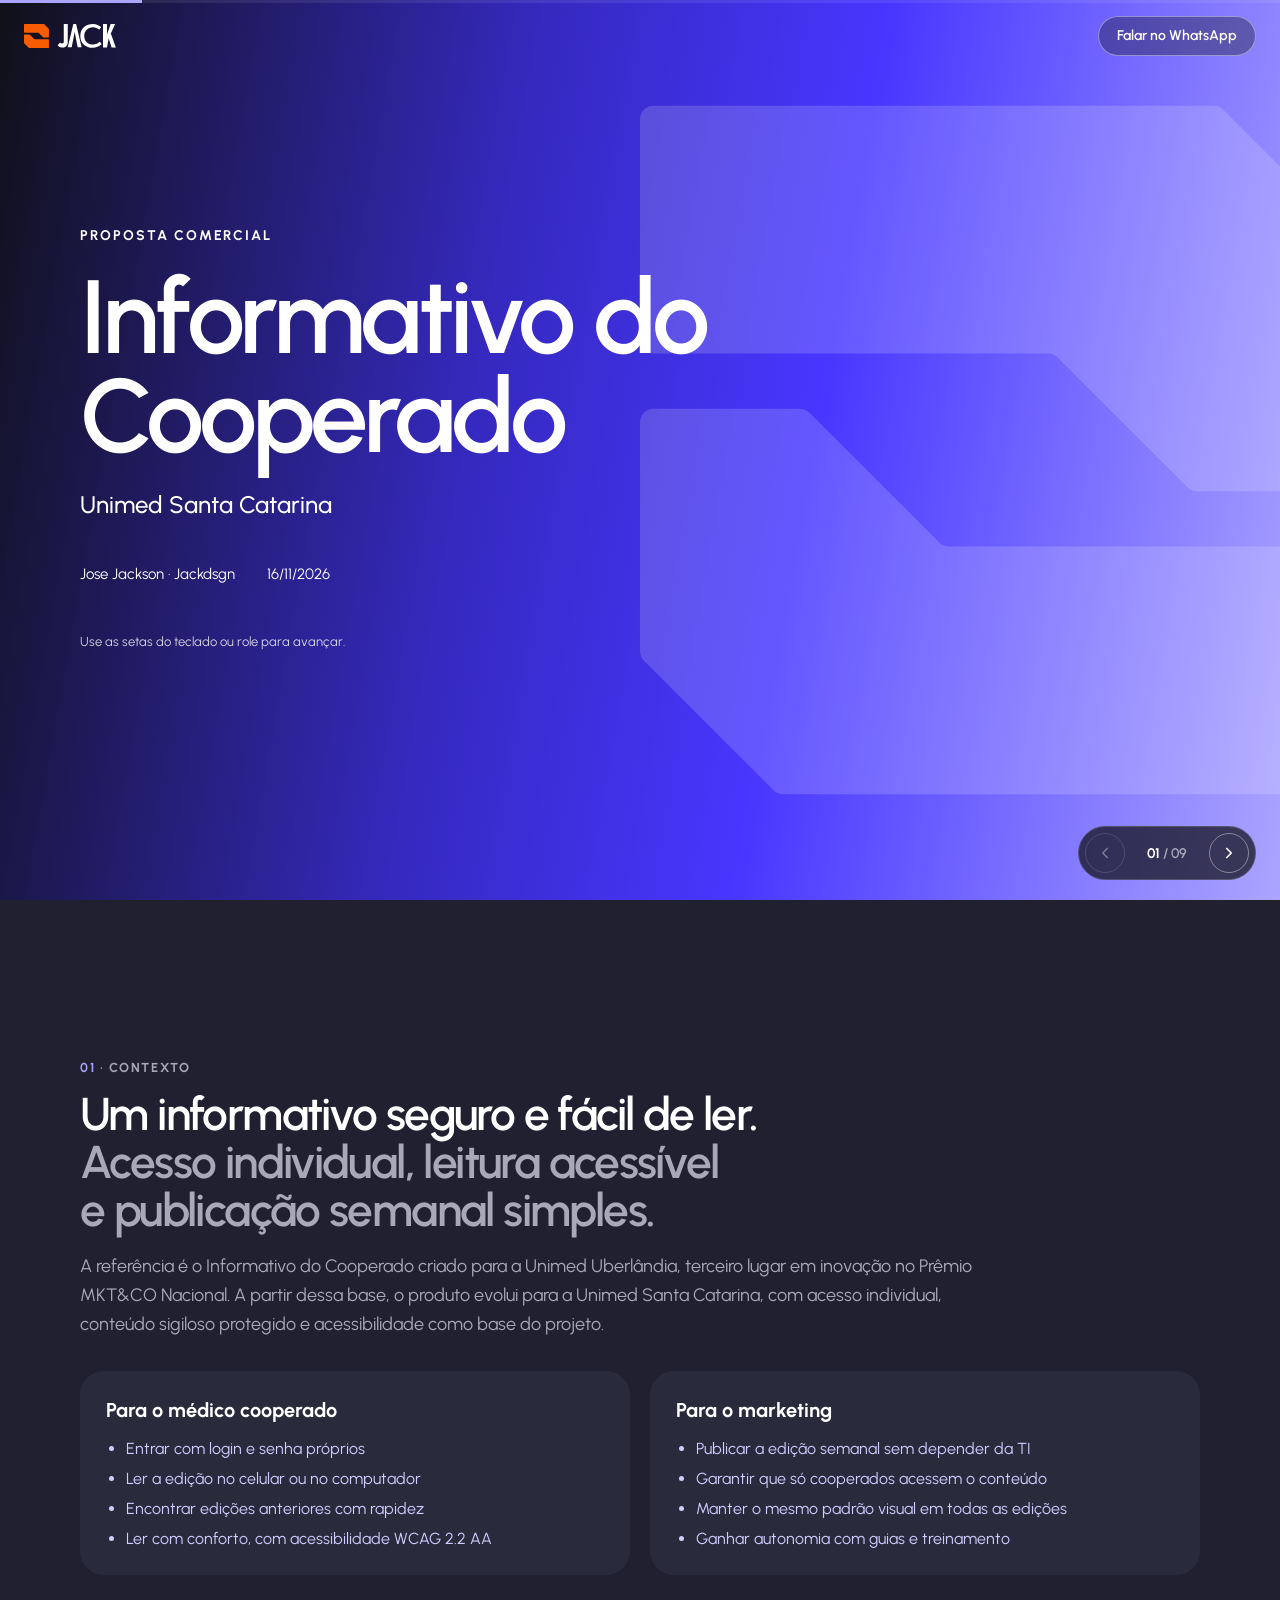
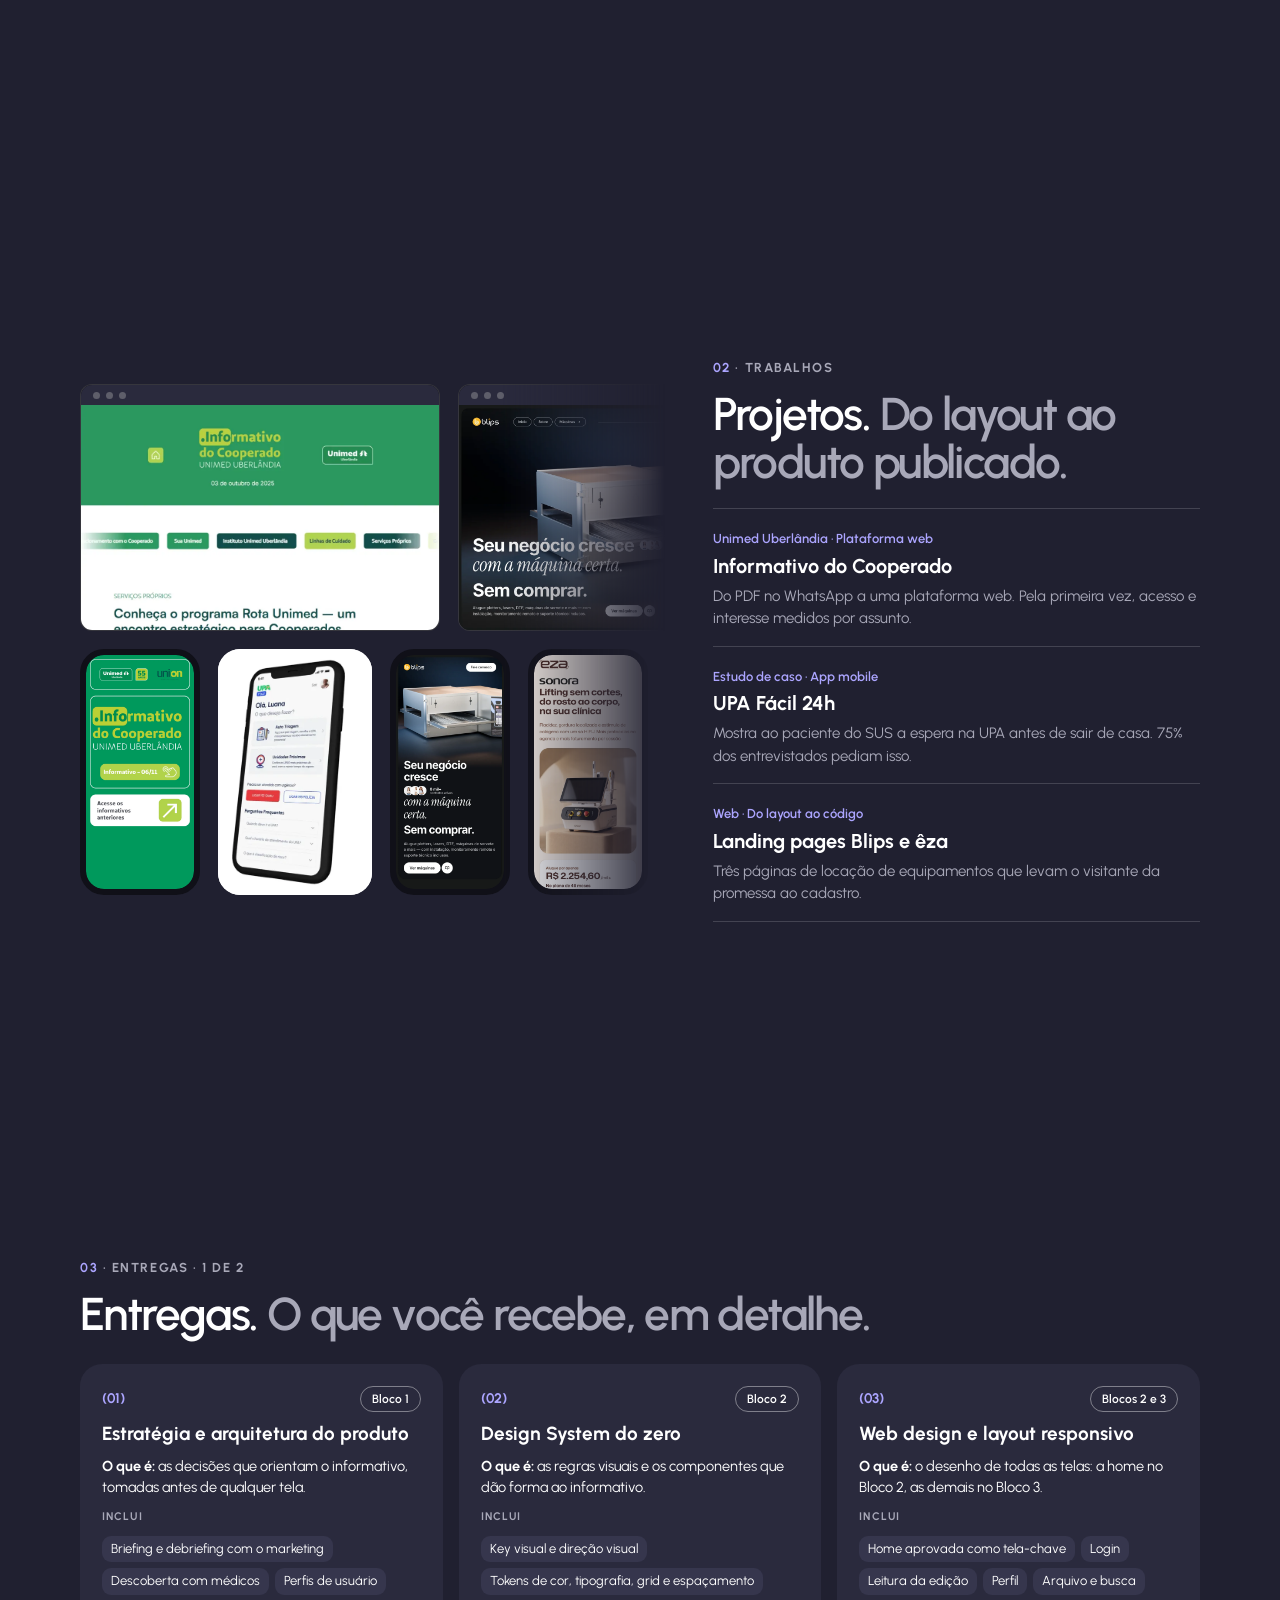
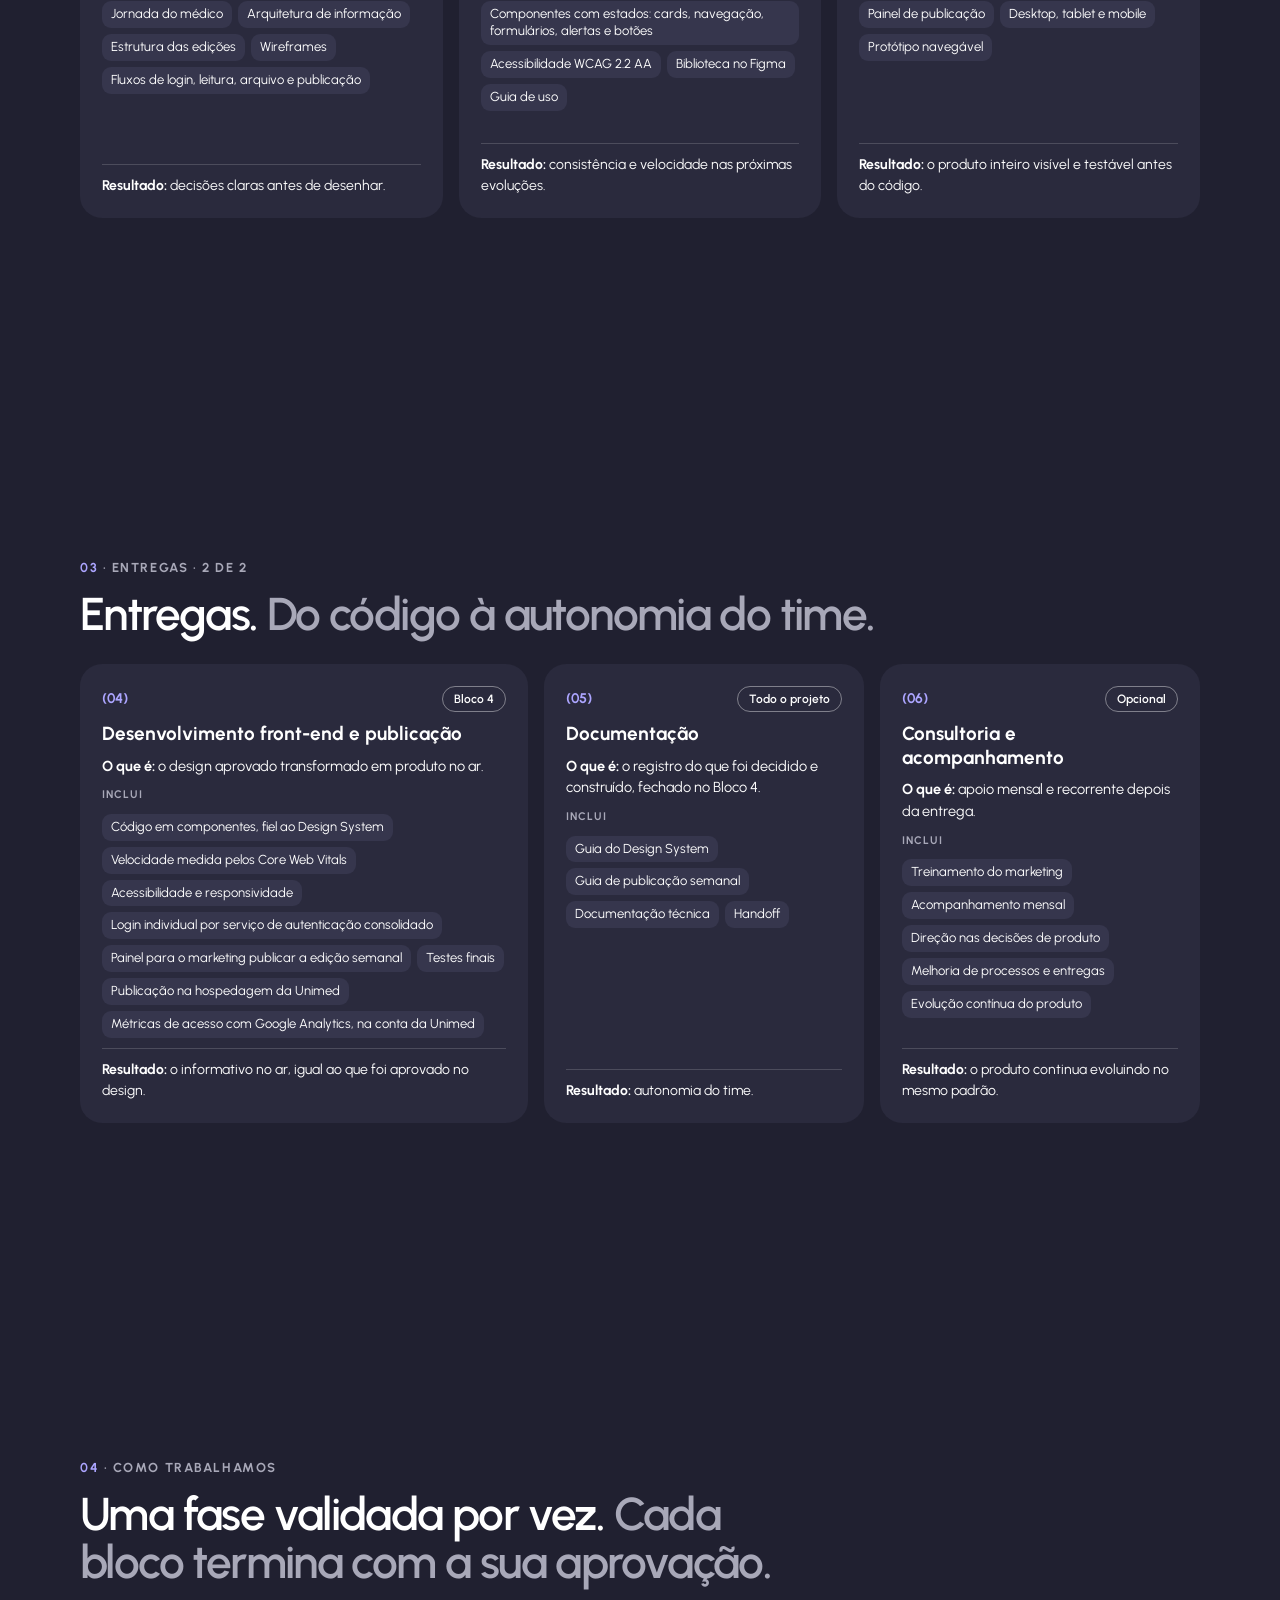
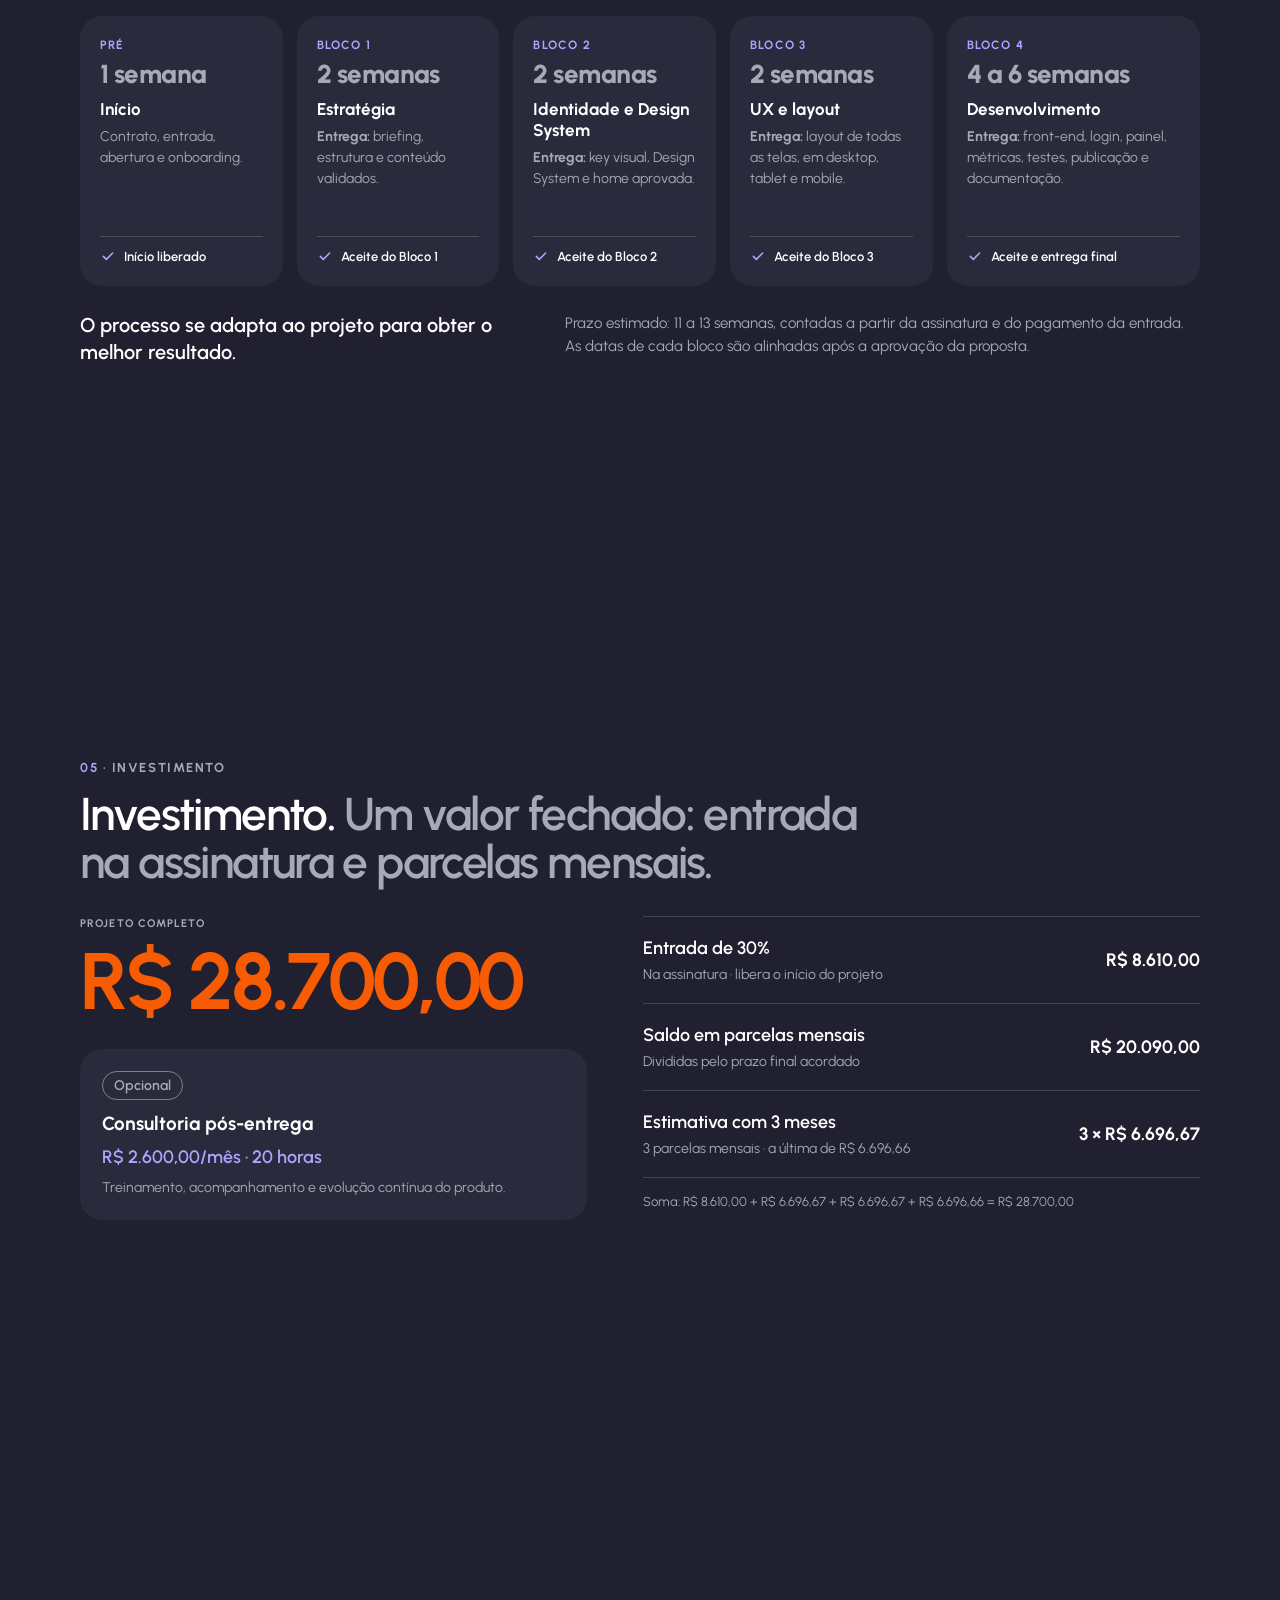
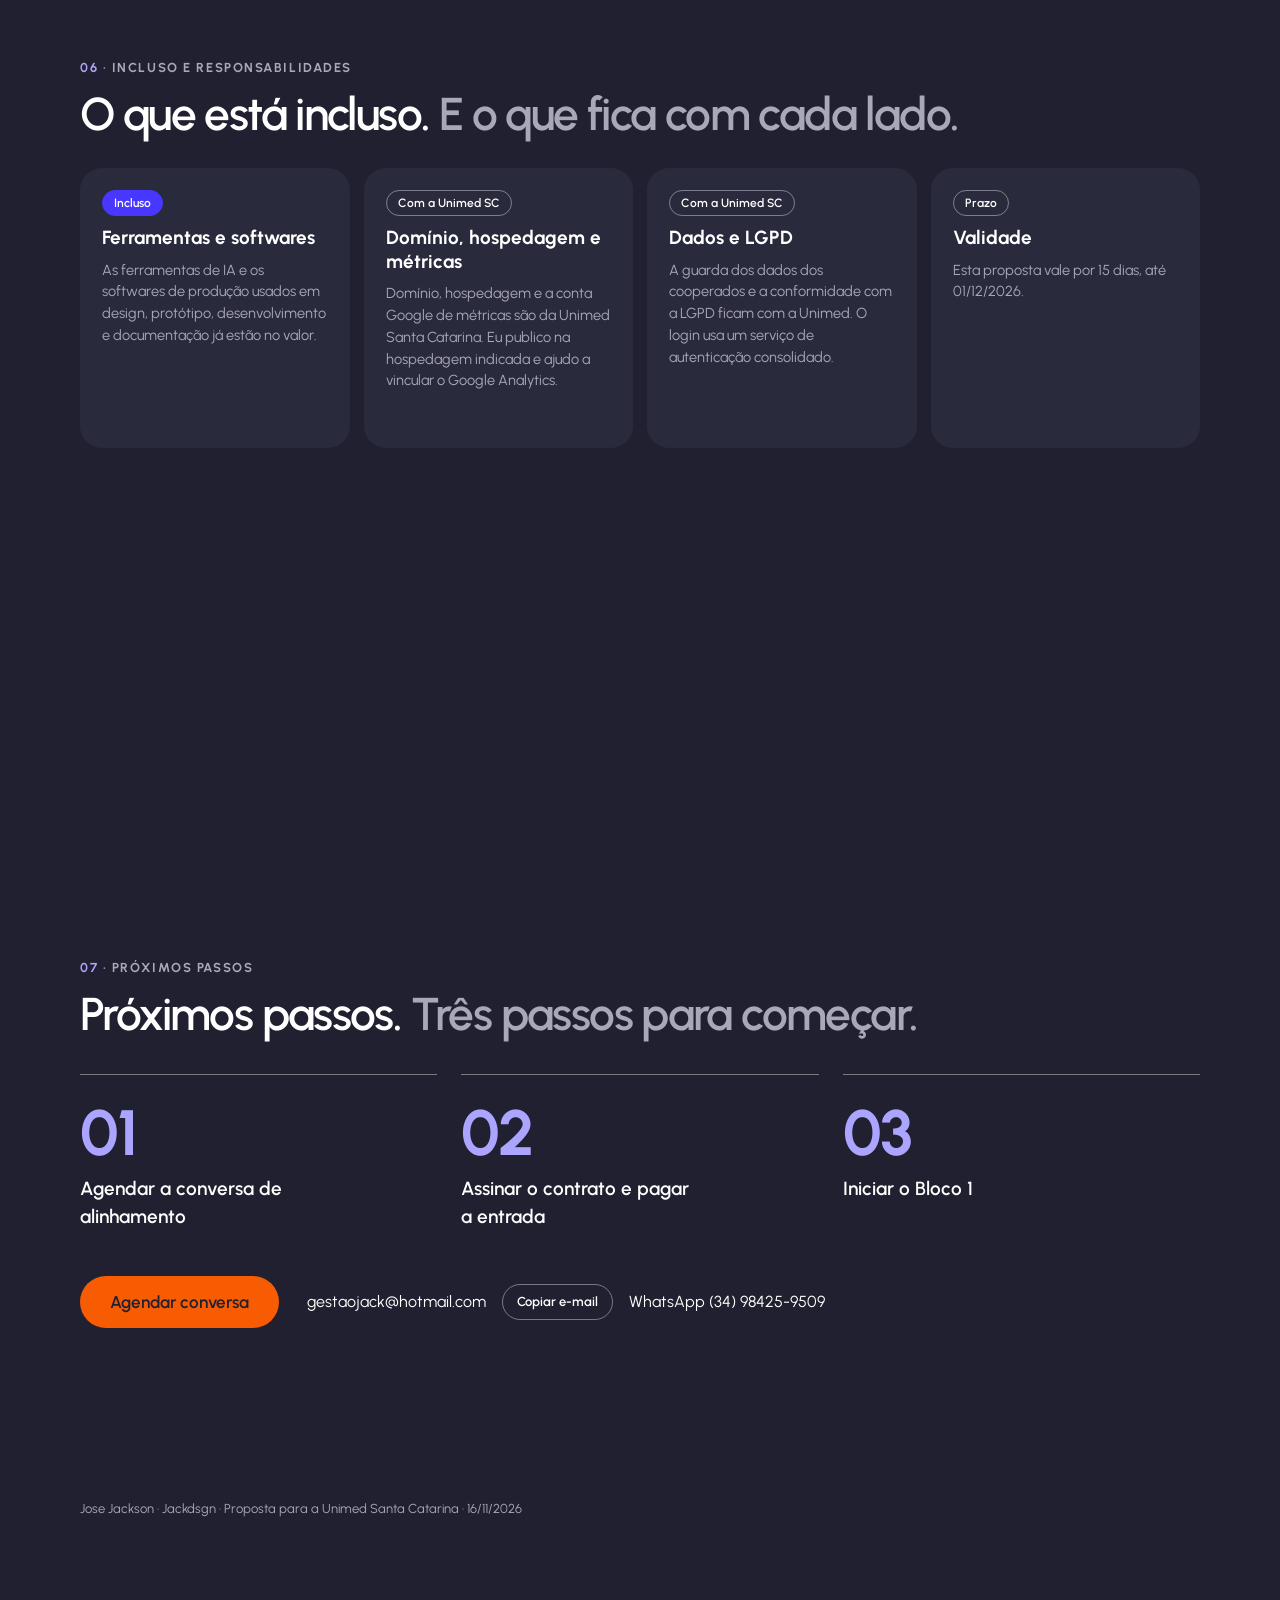
<file: proposta-unimed-sc/index.html>
<!doctype html>
<html lang="pt-BR">
<head>
<meta charset="utf-8">
<meta name="viewport" content="width=device-width, initial-scale=1, viewport-fit=cover">
<meta name="robots" content="noindex, nofollow">
<meta name="description" content="Proposta comercial da Jackdsgn para o Informativo do Cooperado da Unimed Santa Catarina.">
<link rel="icon" href="../favicon.svg" type="image/svg+xml">
<title>Proposta Informativo do Cooperado</title>
<link rel="preconnect" href="https://fonts.googleapis.com">
<link rel="preconnect" href="https://fonts.gstatic.com" crossorigin>
<link rel="stylesheet" href="https://fonts.googleapis.com/css2?family=Urbanist:wght@400;500;600;700;800&display=swap">
<style>
/* Layout: apresentação em slides 16:9 (quadro de 1280×720 escalado à tela) no computador; telas verticais que se deslizam no celular */
:root {
  --bg: #202030;
  --night: #101018;
  --surface: #2A2A3D;
  --surface-2: #36364D;
  --ink: #FFFFFF;
  --muted: #A8A8B8;
  --pale: #D1CDFF;
  --blue-text: #ACA5FF;
  --brand: #4737FF;
  --signal: #F75C03;
  --signal-hover: #FF7A2E;
  --on-signal: #202030;
  --line: rgba(255,255,255,0.16);
  --line-strong: rgba(255,255,255,0.40);
  --gradient: linear-gradient(100deg, #101018 0%, #3529BF 38%, #4737FF 62%, #ACA5FF 100%);
  --font: "Urbanist", "Instrument Sans", system-ui, -apple-system, "Segoe UI", sans-serif;
  --ease: cubic-bezier(.16,1,.3,1);
  --s: 1;
  color-scheme: dark;
}
* { box-sizing: border-box; }
html { scroll-snap-type: y mandatory; scroll-behavior: smooth; background: var(--night); }
body { margin: 0; background: var(--night); color: var(--ink); font-family: var(--font); font-size: 16px; line-height: 1.5; -webkit-font-smoothing: antialiased; }
h1, h2, h3, p, ul, ol { margin: 0; }
a { color: inherit; }
img { max-width: 100%; display: block; }
:focus-visible { outline: 2px solid var(--signal); outline-offset: 3px; border-radius: 6px; }

/* Slides */
.slide { position: relative; height: 100vh; height: 100dvh; overflow: hidden; scroll-snap-align: start; scroll-snap-stop: always; background: var(--bg); }
.frame { position: absolute; left: 50%; top: 50%; width: 1280px; height: 720px; transform: translate(-50%, -50%) scale(var(--s)); padding: 68px 80px 92px; display: flex; flex-direction: column; }
.slide-cover { background: var(--gradient); }

/* Animação de entrada (só quando o script roda; sem ele, tudo aparece) */
@keyframes rise { from { opacity: 0; transform: translateY(24px); } to { opacity: 1; transform: none; } }
.js .slide .a { opacity: 0; }
.js .slide.seen .a { animation: rise .7s var(--ease) both; animation-delay: calc(var(--i, 0) * 90ms); }
@media (prefers-reduced-motion: reduce) {
  html { scroll-behavior: auto; }
  .js .slide .a { opacity: 1; }
  .js .slide.seen .a { animation: none; }
}

/* Interface fixa */
.ui-top { position: fixed; top: 0; left: 0; right: 0; z-index: 30; display: flex; justify-content: space-between; align-items: center; gap: 16px; padding: calc(16px + env(safe-area-inset-top, 0px)) max(24px, env(safe-area-inset-right, 0px)) 0 max(24px, env(safe-area-inset-left, 0px)); pointer-events: none; }
.ui-top > * { pointer-events: auto; }
.ui-top img { height: 24px; width: auto; }
.progress { position: fixed; top: 0; left: 0; height: 3px; width: 100%; z-index: 31; background: rgba(255,255,255,0.08); }
.progress span { display: block; height: 100%; width: 11.1%; background: var(--blue-text); transition: width .4s var(--ease); }
.nav { position: fixed; right: max(24px, env(safe-area-inset-right, 0px)); bottom: calc(20px + env(safe-area-inset-bottom, 0px)); z-index: 30; display: flex; align-items: center; gap: 10px; background: rgba(16,16,24,0.72); backdrop-filter: blur(10px); -webkit-backdrop-filter: blur(10px); border: 1px solid var(--line); border-radius: 999px; padding: 6px; }
.nav button { width: 40px; height: 40px; border-radius: 50%; border: 1px solid var(--line-strong); background: transparent; color: var(--ink); cursor: pointer; display: grid; place-items: center; }
.nav button:hover { border-color: var(--ink); }
.nav button:disabled { opacity: .35; cursor: default; }
.nav .count { font-size: 14px; font-weight: 600; min-width: 64px; text-align: center; font-variant-numeric: tabular-nums; color: var(--muted); }
.nav .count b { color: var(--ink); }
.btn { display: inline-flex; align-items: center; justify-content: center; min-height: 40px; padding: 8px 18px; border-radius: 999px; font: 600 14px/1.2 var(--font); text-decoration: none; transition: background .2s var(--ease), border-color .2s var(--ease), transform .12s var(--ease); cursor: pointer; }
.btn:active { transform: scale(.97); }
.btn-outline { border: 1px solid var(--line-strong); color: var(--ink); background: rgba(16,16,24,0.35); }
.btn-outline:hover { border-color: var(--ink); }
.btn-signal { background: var(--signal); color: var(--on-signal); border: 0; font-size: 17px; min-height: 52px; padding: 14px 30px; }
.btn-signal:hover { background: var(--signal-hover); }

/* Tipografia dos slides */
.eyebrow { font-size: 13px; font-weight: 700; letter-spacing: .12em; text-transform: uppercase; color: var(--muted); }
.eyebrow b { color: var(--blue-text); }
.title { font-size: 46px; line-height: 1.05; font-weight: 600; letter-spacing: -0.035em; margin-top: 12px; max-width: 1020px; text-wrap: balance; }
.title span { color: var(--muted); }
.lead { font-size: 18px; line-height: 1.6; color: var(--muted); max-width: 900px; margin-top: 18px; }
.label { font-size: 11px; font-weight: 700; letter-spacing: .1em; text-transform: uppercase; color: var(--muted); }
.tag { font-size: 12px; font-weight: 600; border: 1px solid var(--line-strong); border-radius: 999px; padding: 3px 11px; white-space: nowrap; display: inline-block; }
.tag.brand { background: var(--brand); border-color: var(--brand); color: #FFFFFF; }

/* 01 Capa */
.slide-cover .frame { justify-content: center; gap: 22px; }
.kicker { font-size: 14px; font-weight: 700; letter-spacing: .14em; text-transform: uppercase; }
.slide-cover h1 { font-size: 104px; line-height: .95; font-weight: 600; letter-spacing: -0.04em; max-width: 760px; }
.client { font-size: 24px; font-weight: 500; }
.meta { display: flex; flex-wrap: wrap; gap: 8px 32px; font-size: 15px; margin-top: 18px; }
.hint { font-size: 13px; color: rgba(255,255,255,0.8); margin-top: 24px; }
.cover-mark { position: absolute; right: -6%; top: 50%; width: min(56vw, 100vh); height: auto; transform: translateY(-50%); pointer-events: none; }

/* 02 Contexto */
.two { display: grid; grid-template-columns: repeat(2, minmax(0, 1fr)); gap: 20px; margin-top: 32px; }
.panel { background: var(--surface); border-radius: 24px; padding: 24px 26px; }
.panel h3 { font-size: 20px; font-weight: 700; }
.panel ul { margin-top: 12px; padding-left: 20px; color: var(--pale); display: grid; gap: 6px; font-size: 16px; }

/* 03 Projetos */
.proj-grid { display: grid; grid-template-columns: minmax(0, 1.2fr) minmax(0, 1fr); gap: 48px; align-items: center; flex: 1; }
.marquee { display: grid; gap: 18px; overflow: hidden; -webkit-mask-image: linear-gradient(90deg, #000 0%, #000 72%, transparent 100%); mask-image: linear-gradient(90deg, #000 0%, #000 72%, transparent 100%); }
.lane { overflow: hidden; }
.track { display: flex; width: max-content; }
.track > * { margin-right: 18px; flex-shrink: 0; }
.track-a { animation: slide-left 52s linear infinite; }
.track-b { animation: slide-right 44s linear infinite; }
@keyframes slide-left { from { transform: translateX(0); } to { transform: translateX(-50%); } }
@keyframes slide-right { from { transform: translateX(-50%); } to { transform: translateX(0); } }
.marquee:hover .track { animation-play-state: paused; }
@media (prefers-reduced-motion: reduce) { .track { animation: none; } }
.browser { width: 360px; background: var(--night); border: 1px solid var(--line); border-radius: 12px; overflow: hidden; }
.browser .bar { height: 20px; background: var(--surface); display: flex; align-items: center; gap: 6px; padding-left: 12px; }
.browser .bar i { width: 7px; height: 7px; border-radius: 50%; background: #5E5E6A; display: block; }
.browser img { width: 360px; height: 225px; object-fit: cover; object-position: top; }
.phone { width: 120px; border: 6px solid var(--night); border-radius: 24px; overflow: hidden; background: var(--night); }
.phone img { width: 108px; height: 234px; object-fit: cover; object-position: top; border-radius: 18px; }
.wcard { width: 154px; height: 246px; background: #FFFFFF; border-radius: 22px; overflow: hidden; }
.wcard img { width: 154px; height: 246px; object-fit: contain; }
.proj { border-top: 1px solid var(--line); padding-block: 16px; }
.proj:last-child { border-bottom: 1px solid var(--line); }
.proj .meta2 { font-size: 13px; font-weight: 600; color: var(--blue-text); }
.proj h3 { font-size: 20px; font-weight: 700; margin-top: 2px; }
.proj p { font-size: 15px; color: var(--muted); margin-top: 4px; }

/* 04 e 05 Entregas */
.cards { display: grid; grid-template-columns: repeat(3, minmax(0, 1fr)); gap: 16px; margin-top: 26px; flex: 1; min-height: 0; }
.card { background: var(--surface); border-radius: 22px; padding: 22px; display: flex; flex-direction: column; gap: 10px; min-width: 0; }
.card .top { display: flex; justify-content: space-between; align-items: center; gap: 12px; }
.num { font-size: 14px; font-weight: 700; color: var(--blue-text); font-variant-numeric: tabular-nums; }
.card h3 { font-size: 19px; line-height: 1.25; font-weight: 700; }
.card .what { font-size: 14.5px; }
.chips { display: flex; flex-wrap: wrap; gap: 6px; list-style: none; padding: 0; }
.chips li { font-size: 13px; line-height: 1.3; background: var(--surface-2); border-radius: 9px; padding: 5px 9px; }
.card .res { font-size: 14px; border-top: 1px solid var(--line); padding-top: 10px; margin-top: auto; }
.cards.wide-first { grid-template-columns: minmax(0, 1.4fr) minmax(0, 1fr) minmax(0, 1fr); }

/* 06 Processo */
.steps { display: grid; grid-template-columns: 1fr 1fr 1fr 1fr 1.25fr; gap: 14px; margin-top: 30px; }
.step { background: var(--surface); border-radius: 22px; padding: 20px; display: flex; flex-direction: column; gap: 6px; min-height: 270px; }
.step .lbl { font-size: 12px; font-weight: 700; letter-spacing: .1em; text-transform: uppercase; color: var(--blue-text); }
.step .wk { font-size: 26px; font-weight: 800; letter-spacing: -0.02em; line-height: 1.1; }
.step h3 { font-size: 17px; font-weight: 700; line-height: 1.25; margin-top: 4px; }
.step p { font-size: 14px; color: var(--muted); }
.step .gate { margin-top: auto; border-top: 1px solid var(--line); padding-top: 10px; font-size: 13px; font-weight: 600; color: var(--ink); display: flex; gap: 8px; align-items: center; }
.step .gate svg { flex-shrink: 0; }
.notes { display: grid; grid-template-columns: minmax(0, 1fr) minmax(0, 1.4fr); gap: 32px; margin-top: 26px; align-items: start; }
.notes .quote { font-size: 20px; font-weight: 600; line-height: 1.35; }
.notes p:last-child { font-size: 15px; color: var(--muted); }

/* 07 Investimento */
.inv { display: grid; grid-template-columns: minmax(0, 1fr) minmax(0, 1.1fr); gap: 56px; margin-top: 30px; align-items: start; }
.total { font-size: 80px; line-height: 1; font-weight: 700; letter-spacing: -0.035em; color: var(--signal); margin-top: 8px; font-variant-numeric: tabular-nums; }
.opt { background: var(--surface); border-radius: 22px; padding: 22px; margin-top: 28px; display: grid; gap: 6px; justify-items: start; }
.opt h3 { font-size: 19px; font-weight: 700; margin-top: 4px; }
.opt .price { font-size: 18px; font-weight: 600; color: var(--blue-text); font-variant-numeric: tabular-nums; }
.opt p { font-size: 14px; color: var(--muted); }
.row { display: flex; justify-content: space-between; align-items: center; gap: 16px; border-top: 1px solid var(--line); padding-block: 18px; }
.row:last-child { border-bottom: 1px solid var(--line); }
.row .k { font-size: 18px; font-weight: 600; }
.row .s { font-size: 14px; color: var(--muted); margin-top: 2px; }
.row .v { font-size: 18px; font-weight: 700; font-variant-numeric: tabular-nums; white-space: nowrap; }
.check { font-size: 13px; color: var(--muted); margin-top: 14px; font-variant-numeric: tabular-nums; }

/* 08 Incluso */
.cards4 { display: grid; grid-template-columns: repeat(4, minmax(0, 1fr)); gap: 14px; margin-top: 30px; }
.cards4 .card { min-height: 280px; }
.cards4 .card p { font-size: 14.5px; color: var(--muted); }

/* 09 Próximos passos */
.next { display: grid; grid-template-columns: repeat(3, minmax(0, 1fr)); gap: 24px; margin-top: 36px; list-style: none; padding: 0; }
.next li { border-top: 1px solid var(--line-strong); padding-top: 16px; }
.next .n { font-size: 64px; font-weight: 700; line-height: 1; letter-spacing: -0.03em; color: var(--blue-text); }
.next p { font-size: 19px; font-weight: 600; margin-top: 10px; max-width: 22ch; }
.cta-row { display: flex; flex-wrap: wrap; align-items: center; gap: 16px 28px; margin-top: 44px; }
.contact { display: flex; flex-wrap: wrap; align-items: center; gap: 8px 16px; font-size: 16px; }
.contact span { user-select: all; }
.copy { background: transparent; border: 1px solid var(--line-strong); color: var(--ink); border-radius: 999px; min-height: 36px; padding: 6px 14px; font: 600 13px var(--font); cursor: pointer; }
.copy:hover { border-color: var(--ink); }
.foot { margin-top: auto; font-size: 13px; color: var(--muted); }

/* Celular, tablet em pé ou telas baixas: telas verticais com rolagem natural */
@media (max-width: 900px), (orientation: portrait), (max-height: 520px) {
  html { scroll-snap-type: y proximity; }
  body { overflow-x: hidden; }
  .slide { height: auto; min-height: 100vh; min-height: 100dvh; overflow: hidden; overflow: clip; scroll-snap-stop: normal; }
  .frame { position: relative; left: auto; top: auto; transform: none; width: auto; height: auto; min-height: 100vh; min-height: 100dvh; justify-content: center; padding: calc(84px + env(safe-area-inset-top, 0px)) max(16px, env(safe-area-inset-right, 0px)) 72px max(16px, env(safe-area-inset-left, 0px)); }
  .ui-top { padding-bottom: 12px; background: rgba(16,16,24,0.82); backdrop-filter: blur(10px); -webkit-backdrop-filter: blur(10px); border-bottom: 1px solid var(--line); padding-left: max(16px, env(safe-area-inset-left, 0px)); padding-right: max(16px, env(safe-area-inset-right, 0px)); }
  .nav { display: none; }
  .title { font-size: clamp(28px, 7.4vw, 40px); }
  .lead { font-size: 16px; }
  .slide-cover h1 { font-size: clamp(48px, 13vw, 84px); }
  .client { font-size: 20px; }
  .cover-mark { width: 120vw; right: -50%; opacity: .7; }
  .two, .cards, .cards.wide-first, .cards4, .next, .inv, .notes { grid-template-columns: 1fr; }
  .steps { grid-template-columns: 1fr; }
  .step, .cards4 .card { min-height: 0; }
  .proj-grid { grid-template-columns: 1fr; gap: 28px; }
  .marquee { -webkit-mask-image: linear-gradient(90deg, transparent 0%, #000 8%, #000 92%, transparent 100%); mask-image: linear-gradient(90deg, transparent 0%, #000 8%, #000 92%, transparent 100%); }
  .browser { width: 260px; }
  .browser img { width: 260px; height: 163px; }
  .phone { width: 96px; border-width: 5px; border-radius: 20px; }
  .phone img { width: 86px; height: 186px; border-radius: 15px; }
  .wcard { width: 122px; height: 196px; border-radius: 18px; }
  .wcard img { width: 122px; height: 196px; }
  .total { font-size: clamp(48px, 13vw, 72px); }
  .row .k, .row .v { font-size: 17px; }
  .next .n { font-size: 52px; }
  .foot { margin-top: 32px; }
  .hint { display: none; }
}
</style>
<script>document.documentElement.classList.add("js");</script>
</head>
<body>

<div class="progress" aria-hidden="true"><span id="bar"></span></div>
<div class="ui-top">
  <img src="img/logo.svg" alt="Jackdsgn" width="92" height="24">
  <a class="btn btn-outline" href="https://wa.me/5534984259509" target="_blank" rel="noopener">Falar no WhatsApp</a>
</div>
<nav class="nav" aria-label="Navegação entre telas">
  <button type="button" id="prev" aria-label="Tela anterior"><svg width="18" height="18" viewBox="0 0 24 24" fill="none" stroke="currentColor" stroke-width="2.2" stroke-linecap="round" stroke-linejoin="round" aria-hidden="true"><path d="M15 6l-6 6 6 6"/></svg></button>
  <span class="count" id="count" aria-live="polite"><b>01</b> / 09</span>
  <button type="button" id="next" aria-label="Próxima tela"><svg width="18" height="18" viewBox="0 0 24 24" fill="none" stroke="currentColor" stroke-width="2.2" stroke-linecap="round" stroke-linejoin="round" aria-hidden="true"><path d="M9 6l6 6-6 6"/></svg></button>
</nav>

<main>
  <!-- 01 Capa -->
  <section class="slide slide-cover" id="capa" aria-labelledby="t-capa">
    <svg class="cover-mark" viewBox="0 0 208 200" aria-hidden="true"><g fill="#FFFFFF" fill-opacity="0.16"><path d="M41.66 200A4 4 0 0 1 38.83 198.83L1.17 161.17A4 4 0 0 1 0 158.34L0 92A4 4 0 0 1 4 88L46.34 88A4 4 0 0 1 49.17 89.17L86.83 126.83A4 4 0 0 0 89.66 128L204 128A4 4 0 0 1 208 132L208 196A4 4 0 0 1 204 200Z"/><path d="M166.34 0A4 4 0 0 1 169.17 1.17L206.83 38.83A4 4 0 0 1 208 41.66L208 108A4 4 0 0 1 204 112L161.66 112A4 4 0 0 1 158.83 110.83L121.17 73.17A4 4 0 0 0 118.34 72L4 72A4 4 0 0 1 0 68L0 4A4 4 0 0 1 4 0Z"/></g></svg>
    <div class="frame">
      <p class="kicker a" style="--i:0">Proposta comercial</p>
      <h1 class="a" style="--i:1" id="t-capa">Informativo do Cooperado</h1>
      <p class="client a" style="--i:2">Unimed Santa Catarina</p>
      <div class="meta a" style="--i:3"><span>Jose Jackson · Jackdsgn</span><span>16/11/2026</span></div>
      <p class="hint a" style="--i:4">Use as setas do teclado ou role para avançar.</p>
    </div>
  </section>

  <!-- 02 Contexto -->
  <section class="slide" id="contexto" aria-labelledby="t-contexto">
    <div class="frame">
      <p class="eyebrow a" style="--i:0"><b>01</b> · Contexto</p>
      <h2 class="title a" style="--i:1" id="t-contexto">Um informativo seguro e fácil de ler. <span>Acesso individual, leitura acessível e publicação semanal simples.</span></h2>
      <p class="lead a" style="--i:2">A referência é o Informativo do Cooperado criado para a Unimed Uberlândia, terceiro lugar em inovação no Prêmio MKT&amp;CO Nacional. A partir dessa base, o produto evolui para a Unimed Santa Catarina, com acesso individual, conteúdo sigiloso protegido e acessibilidade como base do projeto.</p>
      <div class="two">
        <div class="panel a" style="--i:3">
          <h3>Para o médico cooperado</h3>
          <ul>
            <li>Entrar com login e senha próprios</li>
            <li>Ler a edição no celular ou no computador</li>
            <li>Encontrar edições anteriores com rapidez</li>
            <li>Ler com conforto, com acessibilidade WCAG 2.2 AA</li>
          </ul>
        </div>
        <div class="panel a" style="--i:4">
          <h3>Para o marketing</h3>
          <ul>
            <li>Publicar a edição semanal sem depender da TI</li>
            <li>Garantir que só cooperados acessem o conteúdo</li>
            <li>Manter o mesmo padrão visual em todas as edições</li>
            <li>Ganhar autonomia com guias e treinamento</li>
          </ul>
        </div>
      </div>
    </div>
  </section>

  <!-- 03 Projetos -->
  <section class="slide" id="projetos" aria-labelledby="t-projetos">
    <div class="frame">
      <div class="proj-grid">
        <div class="marquee a" style="--i:2" aria-label="Telas dos projetos em desktop e celular">
          <div class="lane">
            <div class="track track-a">
              <div class="browser"><div class="bar"><i></i><i></i><i></i></div><img src="img/informativo-desktop.webp" alt="Informativo do Cooperado no desktop: tela de conteúdo com menu de temas e matéria" width="360" height="225"></div>
              <div class="browser"><div class="bar"><i></i><i></i><i></i></div><img src="img/blips-locacao-desktop.webp" alt="Landing page Blips Locação de Máquinas no desktop" width="360" height="225"></div>
              <div class="browser"><div class="bar"><i></i><i></i><i></i></div><img src="img/sonora-desktop.webp" alt="Landing page Sonora, da êza by Blips, no desktop" width="360" height="225"></div>
              <div class="browser"><div class="bar"><i></i><i></i><i></i></div><img src="img/podera-desktop.webp" alt="Landing page Podera, da êza by Blips, no desktop" width="360" height="225"></div>
              <div class="browser" aria-hidden="true"><div class="bar"><i></i><i></i><i></i></div><img src="img/informativo-desktop.webp" alt="" width="360" height="225"></div>
              <div class="browser" aria-hidden="true"><div class="bar"><i></i><i></i><i></i></div><img src="img/blips-locacao-desktop.webp" alt="" width="360" height="225"></div>
              <div class="browser" aria-hidden="true"><div class="bar"><i></i><i></i><i></i></div><img src="img/sonora-desktop.webp" alt="" width="360" height="225"></div>
              <div class="browser" aria-hidden="true"><div class="bar"><i></i><i></i><i></i></div><img src="img/podera-desktop.webp" alt="" width="360" height="225"></div>
            </div>
          </div>
          <div class="lane">
            <div class="track track-b">
              <div class="phone"><img src="img/informativo-mobile.webp" alt="Informativo do Cooperado no celular: tela inicial" width="108" height="234"></div>
              <div class="wcard"><img src="img/upa-mobile.webp" alt="Tela inicial do app UPA Fácil 24h" width="154" height="246"></div>
              <div class="phone"><img src="img/blips-locacao-mobile.webp" alt="Landing page Blips no celular" width="108" height="234"></div>
              <div class="phone"><img src="img/sonora-mobile.webp" alt="Landing page Sonora no celular" width="108" height="234"></div>
              <div class="phone"><img src="img/podera-mobile.webp" alt="Landing page Podera no celular" width="108" height="234"></div>
              <div class="phone" aria-hidden="true"><img src="img/informativo-mobile.webp" alt="" width="108" height="234"></div>
              <div class="wcard" aria-hidden="true"><img src="img/upa-mobile.webp" alt="" width="154" height="246"></div>
              <div class="phone" aria-hidden="true"><img src="img/blips-locacao-mobile.webp" alt="" width="108" height="234"></div>
              <div class="phone" aria-hidden="true"><img src="img/sonora-mobile.webp" alt="" width="108" height="234"></div>
              <div class="phone" aria-hidden="true"><img src="img/podera-mobile.webp" alt="" width="108" height="234"></div>
            </div>
          </div>
        </div>
        <div>
          <p class="eyebrow a" style="--i:0"><b>02</b> · Trabalhos</p>
          <h2 class="title a" style="--i:1" id="t-projetos">Projetos. <span>Do layout ao produto publicado.</span></h2>
          <div style="margin-top: 22px;">
            <div class="proj a" style="--i:3">
              <p class="meta2">Unimed Uberlândia · Plataforma web</p>
              <h3>Informativo do Cooperado</h3>
              <p>Do PDF no WhatsApp a uma plataforma web. Pela primeira vez, acesso e interesse medidos por assunto.</p>
            </div>
            <div class="proj a" style="--i:4">
              <p class="meta2">Estudo de caso · App mobile</p>
              <h3>UPA Fácil 24h</h3>
              <p>Mostra ao paciente do SUS a espera na UPA antes de sair de casa. 75% dos entrevistados pediam isso.</p>
            </div>
            <div class="proj a" style="--i:5">
              <p class="meta2">Web · Do layout ao código</p>
              <h3>Landing pages Blips e êza</h3>
              <p>Três páginas de locação de equipamentos que levam o visitante da promessa ao cadastro.</p>
            </div>
          </div>
        </div>
      </div>
    </div>
  </section>

  <!-- 04 Entregas 1/2 -->
  <section class="slide" id="entregas" aria-labelledby="t-entregas">
    <div class="frame">
      <p class="eyebrow a" style="--i:0"><b>03</b> · Entregas · 1 de 2</p>
      <h2 class="title a" style="--i:1" id="t-entregas">Entregas. <span>O que você recebe, em detalhe.</span></h2>
      <div class="cards">
        <article class="card a" style="--i:2">
          <div class="top"><p class="num">(01)</p><p class="tag">Bloco 1</p></div>
          <h3>Estratégia e arquitetura do produto</h3>
          <p class="what"><b>O que é:</b> as decisões que orientam o informativo, tomadas antes de qualquer tela.</p>
          <p class="label">Inclui</p>
          <ul class="chips"><li>Briefing e debriefing com o marketing</li><li>Descoberta com médicos</li><li>Perfis de usuário</li><li>Jornada do médico</li><li>Arquitetura de informação</li><li>Estrutura das edições</li><li>Wireframes</li><li>Fluxos de login, leitura, arquivo e publicação</li></ul>
          <p class="res"><b>Resultado:</b> decisões claras antes de desenhar.</p>
        </article>
        <article class="card a" style="--i:3">
          <div class="top"><p class="num">(02)</p><p class="tag">Bloco 2</p></div>
          <h3>Design System do zero</h3>
          <p class="what"><b>O que é:</b> as regras visuais e os componentes que dão forma ao informativo.</p>
          <p class="label">Inclui</p>
          <ul class="chips"><li>Key visual e direção visual</li><li>Tokens de cor, tipografia, grid e espaçamento</li><li>Componentes com estados: cards, navegação, formulários, alertas e botões</li><li>Acessibilidade WCAG 2.2 AA</li><li>Biblioteca no Figma</li><li>Guia de uso</li></ul>
          <p class="res"><b>Resultado:</b> consistência e velocidade nas próximas evoluções.</p>
        </article>
        <article class="card a" style="--i:4">
          <div class="top"><p class="num">(03)</p><p class="tag">Blocos 2 e 3</p></div>
          <h3>Web design e layout responsivo</h3>
          <p class="what"><b>O que é:</b> o desenho de todas as telas: a home no Bloco 2, as demais no Bloco 3.</p>
          <p class="label">Inclui</p>
          <ul class="chips"><li>Home aprovada como tela-chave</li><li>Login</li><li>Leitura da edição</li><li>Perfil</li><li>Arquivo e busca</li><li>Painel de publicação</li><li>Desktop, tablet e mobile</li><li>Protótipo navegável</li></ul>
          <p class="res"><b>Resultado:</b> o produto inteiro visível e testável antes do código.</p>
        </article>
      </div>
    </div>
  </section>

  <!-- 05 Entregas 2/2 -->
  <section class="slide" id="entregas-2" aria-labelledby="t-entregas-2">
    <div class="frame">
      <p class="eyebrow a" style="--i:0"><b>03</b> · Entregas · 2 de 2</p>
      <h2 class="title a" style="--i:1" id="t-entregas-2">Entregas. <span>Do código à autonomia do time.</span></h2>
      <div class="cards wide-first">
        <article class="card a" style="--i:2">
          <div class="top"><p class="num">(04)</p><p class="tag">Bloco 4</p></div>
          <h3>Desenvolvimento front-end e publicação</h3>
          <p class="what"><b>O que é:</b> o design aprovado transformado em produto no ar.</p>
          <p class="label">Inclui</p>
          <ul class="chips"><li>Código em componentes, fiel ao Design System</li><li>Velocidade medida pelos Core Web Vitals</li><li>Acessibilidade e responsividade</li><li>Login individual por serviço de autenticação consolidado</li><li>Painel para o marketing publicar a edição semanal</li><li>Testes finais</li><li>Publicação na hospedagem da Unimed</li><li>Métricas de acesso com Google Analytics, na conta da Unimed</li></ul>
          <p class="res"><b>Resultado:</b> o informativo no ar, igual ao que foi aprovado no design.</p>
        </article>
        <article class="card a" style="--i:3">
          <div class="top"><p class="num">(05)</p><p class="tag">Todo o projeto</p></div>
          <h3>Documentação</h3>
          <p class="what"><b>O que é:</b> o registro do que foi decidido e construído, fechado no Bloco 4.</p>
          <p class="label">Inclui</p>
          <ul class="chips"><li>Guia do Design System</li><li>Guia de publicação semanal</li><li>Documentação técnica</li><li>Handoff</li></ul>
          <p class="res"><b>Resultado:</b> autonomia do time.</p>
        </article>
        <article class="card a" style="--i:4">
          <div class="top"><p class="num">(06)</p><p class="tag">Opcional</p></div>
          <h3>Consultoria e acompanhamento</h3>
          <p class="what"><b>O que é:</b> apoio mensal e recorrente depois da entrega.</p>
          <p class="label">Inclui</p>
          <ul class="chips"><li>Treinamento do marketing</li><li>Acompanhamento mensal</li><li>Direção nas decisões de produto</li><li>Melhoria de processos e entregas</li><li>Evolução contínua do produto</li></ul>
          <p class="res"><b>Resultado:</b> o produto continua evoluindo no mesmo padrão.</p>
        </article>
      </div>
    </div>
  </section>

  <!-- 06 Como trabalhamos -->
  <section class="slide" id="processo" aria-labelledby="t-processo">
    <div class="frame">
      <p class="eyebrow a" style="--i:0"><b>04</b> · Como trabalhamos</p>
      <h2 class="title a" style="--i:1" id="t-processo">Uma fase validada por vez. <span>Cada bloco termina com a sua aprovação.</span></h2>
      <div class="steps">
        <div class="step a" style="--i:2"><p class="lbl">Pré</p><p class="wk">1 semana</p><h3>Início</h3><p>Contrato, entrada, abertura e onboarding.</p><p class="gate"><svg width="16" height="16" viewBox="0 0 24 24" fill="none" stroke="#ACA5FF" stroke-width="2.4" stroke-linecap="round" stroke-linejoin="round" aria-hidden="true"><path d="M5 12.5l4.5 4.5L19 7.5"/></svg>Início liberado</p></div>
        <div class="step a" style="--i:3"><p class="lbl">Bloco 1</p><p class="wk">2 semanas</p><h3>Estratégia</h3><p><b>Entrega:</b> briefing, estrutura e conteúdo validados.</p><p class="gate"><svg width="16" height="16" viewBox="0 0 24 24" fill="none" stroke="#ACA5FF" stroke-width="2.4" stroke-linecap="round" stroke-linejoin="round" aria-hidden="true"><path d="M5 12.5l4.5 4.5L19 7.5"/></svg>Aceite do Bloco 1</p></div>
        <div class="step a" style="--i:4"><p class="lbl">Bloco 2</p><p class="wk">2 semanas</p><h3>Identidade e Design System</h3><p><b>Entrega:</b> key visual, Design System e home aprovada.</p><p class="gate"><svg width="16" height="16" viewBox="0 0 24 24" fill="none" stroke="#ACA5FF" stroke-width="2.4" stroke-linecap="round" stroke-linejoin="round" aria-hidden="true"><path d="M5 12.5l4.5 4.5L19 7.5"/></svg>Aceite do Bloco 2</p></div>
        <div class="step a" style="--i:5"><p class="lbl">Bloco 3</p><p class="wk">2 semanas</p><h3>UX e layout</h3><p><b>Entrega:</b> layout de todas as telas, em desktop, tablet e mobile.</p><p class="gate"><svg width="16" height="16" viewBox="0 0 24 24" fill="none" stroke="#ACA5FF" stroke-width="2.4" stroke-linecap="round" stroke-linejoin="round" aria-hidden="true"><path d="M5 12.5l4.5 4.5L19 7.5"/></svg>Aceite do Bloco 3</p></div>
        <div class="step a" style="--i:6"><p class="lbl">Bloco 4</p><p class="wk">4 a 6 semanas</p><h3>Desenvolvimento</h3><p><b>Entrega:</b> front-end, login, painel, métricas, testes, publicação e documentação.</p><p class="gate"><svg width="16" height="16" viewBox="0 0 24 24" fill="none" stroke="#ACA5FF" stroke-width="2.4" stroke-linecap="round" stroke-linejoin="round" aria-hidden="true"><path d="M5 12.5l4.5 4.5L19 7.5"/></svg>Aceite e entrega final</p></div>
      </div>
      <div class="notes a" style="--i:7">
        <p class="quote">O processo se adapta ao projeto para obter o melhor resultado.</p>
        <p>Prazo estimado: 11 a 13 semanas, contadas a partir da assinatura e do pagamento da entrada. As datas de cada bloco são alinhadas após a aprovação da proposta.</p>
      </div>
    </div>
  </section>

  <!-- 07 Investimento -->
  <section class="slide" id="investimento" aria-labelledby="t-investimento">
    <div class="frame">
      <p class="eyebrow a" style="--i:0"><b>05</b> · Investimento</p>
      <h2 class="title a" style="--i:1" id="t-investimento">Investimento. <span>Um valor fechado: entrada na assinatura e parcelas mensais.</span></h2>
      <div class="inv">
        <div class="a" style="--i:2">
          <p class="label">Projeto completo</p>
          <p class="total" data-v="total">R$ 28.700,00</p>
          <div class="opt">
            <p class="tag">Opcional</p>
            <h3>Consultoria pós-entrega</h3>
            <p class="price"><span data-v="consultoria">R$ 2.600,00</span>/mês · <span data-v="horas">20</span> horas</p>
            <p>Treinamento, acompanhamento e evolução contínua do produto.</p>
          </div>
        </div>
        <div class="a" style="--i:3">
          <div>
            <div class="row"><div><p class="k">Entrada de <span data-v="pct">30</span>%</p><p class="s">Na assinatura · libera o início do projeto</p></div><p class="v" data-v="entrada">R$ 8.610,00</p></div>
            <div class="row"><div><p class="k">Saldo em parcelas mensais</p><p class="s">Divididas pelo prazo final acordado</p></div><p class="v" data-v="saldo">R$ 20.090,00</p></div>
            <div class="row"><div><p class="k">Estimativa com <span data-v="meses">3</span> meses</p><p class="s" data-v="ultima">3 parcelas mensais · a última de R$ 6.696,66</p></div><p class="v" data-v="parcela">3 × R$ 6.696,67</p></div>
          </div>
          <p class="check" id="check">Soma: R$ 8.610,00 + R$ 6.696,67 + R$ 6.696,67 + R$ 6.696,66 = R$ 28.700,00</p>
        </div>
      </div>
    </div>
  </section>

  <!-- 08 Incluso -->
  <section class="slide" id="incluso" aria-labelledby="t-incluso">
    <div class="frame">
      <p class="eyebrow a" style="--i:0"><b>06</b> · Incluso e responsabilidades</p>
      <h2 class="title a" style="--i:1" id="t-incluso">O que está incluso. <span>E o que fica com cada lado.</span></h2>
      <div class="cards4">
        <div class="card a" style="--i:2"><div><span class="tag brand">Incluso</span></div><h3>Ferramentas e softwares</h3><p>As ferramentas de IA e os softwares de produção usados em design, protótipo, desenvolvimento e documentação já estão no valor.</p></div>
        <div class="card a" style="--i:3"><div><span class="tag">Com a Unimed SC</span></div><h3>Domínio, hospedagem e métricas</h3><p>Domínio, hospedagem e a conta Google de métricas são da Unimed Santa Catarina. Eu publico na hospedagem indicada e ajudo a vincular o Google Analytics.</p></div>
        <div class="card a" style="--i:4"><div><span class="tag">Com a Unimed SC</span></div><h3>Dados e LGPD</h3><p>A guarda dos dados dos cooperados e a conformidade com a LGPD ficam com a Unimed. O login usa um serviço de autenticação consolidado.</p></div>
        <div class="card a" style="--i:5"><div><span class="tag">Prazo</span></div><h3>Validade</h3><p>Esta proposta vale por 15 dias, até 01/12/2026.</p></div>
      </div>
    </div>
  </section>

  <!-- 09 Próximos passos -->
  <section class="slide" id="proximos" aria-labelledby="t-proximos">
    <div class="frame">
      <p class="eyebrow a" style="--i:0"><b>07</b> · Próximos passos</p>
      <h2 class="title a" style="--i:1" id="t-proximos">Próximos passos. <span>Três passos para começar.</span></h2>
      <ol class="next">
        <li class="a" style="--i:2"><p class="n">01</p><p>Agendar a conversa de alinhamento</p></li>
        <li class="a" style="--i:3"><p class="n">02</p><p>Assinar o contrato e pagar a entrada</p></li>
        <li class="a" style="--i:4"><p class="n">03</p><p>Iniciar o Bloco 1</p></li>
      </ol>
      <div class="cta-row a" style="--i:5">
        <a class="btn btn-signal" href="https://wa.me/5534984259509" target="_blank" rel="noopener">Agendar conversa</a>
        <div class="contact">
          <span id="email">gestaojack@hotmail.com</span>
          <button class="copy" type="button" id="copy-email">Copiar e-mail</button>
          <span>WhatsApp (34) 98425-9509</span>
        </div>
      </div>
      <p class="foot a" style="--i:6">Jose Jackson · Jackdsgn · Proposta para a Unimed Santa Catarina · 16/11/2026</p>
    </div>
  </section>
</main>

<script>
// ============================================================
// VALORES DA PROPOSTA — edite aqui e a página recalcula tudo.
// ============================================================
const VALORES = {
  total: 28700,           // valor do projeto completo, em reais
  entradaPercentual: 30,  // porcentagem paga na assinatura
  parcelas: 3,            // estimativa de parcelas mensais (ajuste ao prazo final acordado)
  consultoriaMensal: 2600,// consultoria opcional, em reais por mês
  consultoriaHoras: 20    // horas incluídas por mês na consultoria
};
// ============================================================

(function () {
  document.documentElement.classList.add("js");

  // Valores
  const brl = (cents) => (cents / 100).toLocaleString("pt-BR", { style: "currency", currency: "BRL" }).replace(/ /g, " ");
  const totalC = Math.round(VALORES.total * 100);
  const entradaC = Math.round(totalC * VALORES.entradaPercentual / 100);
  const restoC = totalC - entradaC;
  const n = Math.max(1, VALORES.parcelas);
  const base = Math.ceil(restoC / n);
  const parcelas = Array.from({ length: n }, (_, i) => (i < n - 1 ? base : restoC - base * (n - 1)));
  const set = (key, text) => document.querySelectorAll('[data-v="' + key + '"]').forEach((el) => { el.textContent = text; });
  set("total", brl(totalC));
  set("entrada", brl(entradaC));
  set("pct", String(VALORES.entradaPercentual));
  set("consultoria", brl(Math.round(VALORES.consultoriaMensal * 100)));
  set("horas", String(VALORES.consultoriaHoras));
  set("saldo", brl(restoC));
  set("meses", String(n));
  set("parcela", n + " × " + brl(base));
  set("ultima", n === 1 ? "1 parcela mensal" : n + " parcelas mensais" + (parcelas[n - 1] !== base ? " · a última de " + brl(parcelas[n - 1]) : ""));
  const soma = entradaC + parcelas.reduce((a, b) => a + b, 0);
  document.getElementById("check").textContent = "Soma: " + [entradaC].concat(parcelas).map(brl).join(" + ") + " = " + brl(soma);

  // Escala do quadro 16:9
  const slideMode = window.matchMedia("(min-width: 901px) and (orientation: landscape) and (min-height: 521px)");
  const fit = () => {
    const s = Math.min(window.innerWidth / 1280, window.innerHeight / 720);
    document.documentElement.style.setProperty("--s", String(Math.max(0.5, s)));
  };
  fit();
  window.addEventListener("resize", fit);

  // Navegação
  const slides = Array.from(document.querySelectorAll(".slide"));
  const total = slides.length;
  const pad = (v) => String(v).padStart(2, "0");
  const countEl = document.getElementById("count");
  const bar = document.getElementById("bar");
  const prev = document.getElementById("prev");
  const next = document.getElementById("next");
  let current = 0;
  const reduce = window.matchMedia("(prefers-reduced-motion: reduce)").matches;
  const go = (i) => {
    const t = Math.max(0, Math.min(total - 1, i));
    slides[t].scrollIntoView({ behavior: reduce ? "auto" : "smooth", block: "start" });
  };
  const update = (i) => {
    current = i;
    countEl.innerHTML = "<b>" + pad(i + 1) + "</b> / " + pad(total);
    bar.style.width = ((i + 1) / total * 100) + "%";
    prev.disabled = i === 0;
    next.disabled = i === total - 1;
  };
  const fromHash = () => {
    const id = decodeURIComponent((location.hash || "").slice(1));
    const t = slides.findIndex((s) => s.id === id);
    if (t > 0) { slides[t].scrollIntoView({ behavior: "auto", block: "start" }); update(t); }
  };
  window.addEventListener("load", fromHash);
  window.addEventListener("hashchange", fromHash);
  prev.addEventListener("click", () => go(current - 1));
  next.addEventListener("click", () => go(current + 1));

  if ("IntersectionObserver" in window) {
    const io = new IntersectionObserver((entries) => {
      entries.forEach((e) => {
        if (e.isIntersecting) {
          e.target.classList.add("seen");
          if (e.intersectionRatio >= 0.5) update(slides.indexOf(e.target));
        }
      });
    }, { threshold: [0.25, 0.5] });
    slides.forEach((s) => io.observe(s));
  } else {
    slides.forEach((s) => s.classList.add("seen"));
  }

  document.addEventListener("keydown", (e) => {
    if (!slideMode.matches || e.altKey || e.ctrlKey || e.metaKey) return;
    const tag = (e.target.tagName || "").toLowerCase();
    if (tag === "input" || tag === "textarea") return;
    if (["ArrowRight", "ArrowDown", "PageDown"].includes(e.key) || (e.key === " " && !e.shiftKey)) { e.preventDefault(); go(current + 1); }
    else if (["ArrowLeft", "ArrowUp", "PageUp"].includes(e.key) || (e.key === " " && e.shiftKey)) { e.preventDefault(); go(current - 1); }
    else if (e.key === "Home") { e.preventDefault(); go(0); }
    else if (e.key === "End") { e.preventDefault(); go(total - 1); }
  });

  // Copiar e-mail
  const btn = document.getElementById("copy-email");
  btn.addEventListener("click", () => {
    const text = document.getElementById("email").textContent;
    const done = () => { btn.textContent = "E-mail copiado"; setTimeout(() => { btn.textContent = "Copiar e-mail"; }, 2000); };
    const fallback = () => { const r = document.createRange(); r.selectNodeContents(document.getElementById("email")); const s = getSelection(); s.removeAllRanges(); s.addRange(r); btn.textContent = "Selecionado: copie com Ctrl+C"; };
    try { navigator.clipboard.writeText(text).then(done, fallback); } catch (err) { fallback(); }
  });
})();
</script>

</body>
</html>
</file>
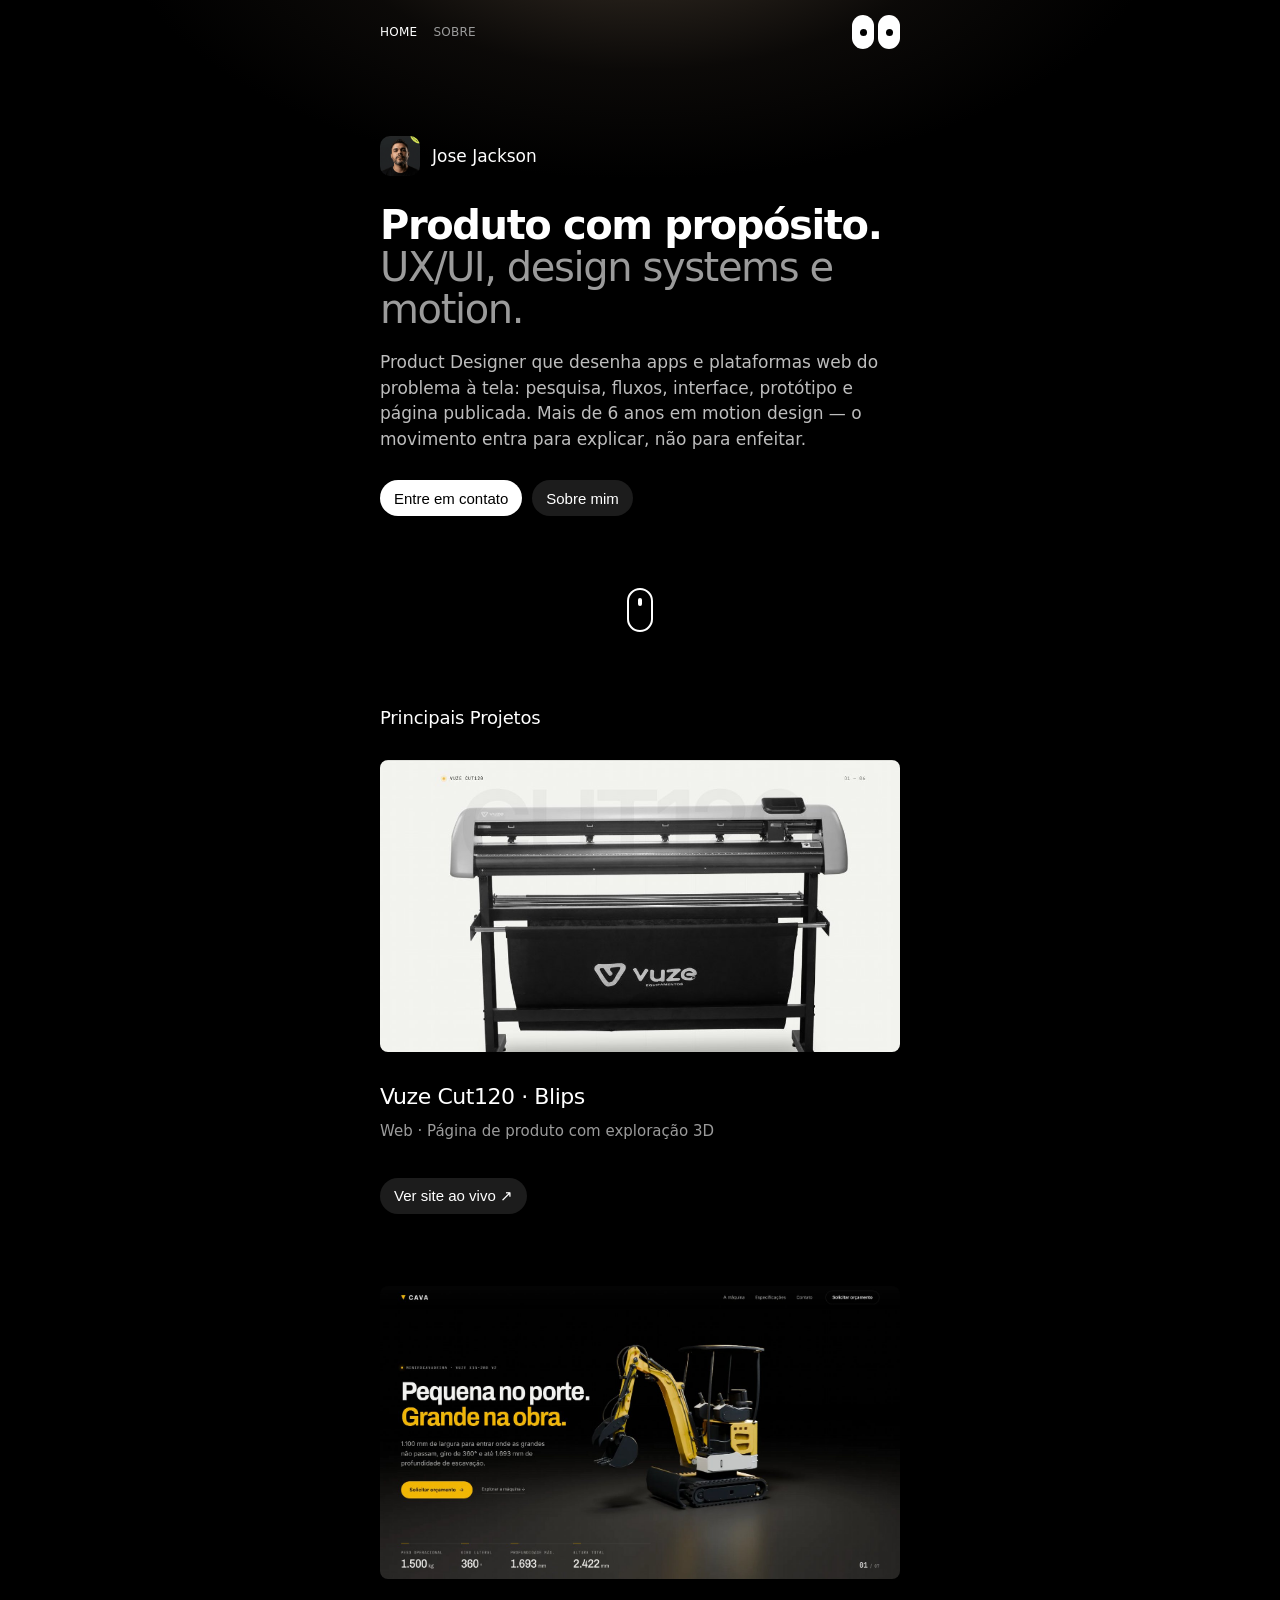
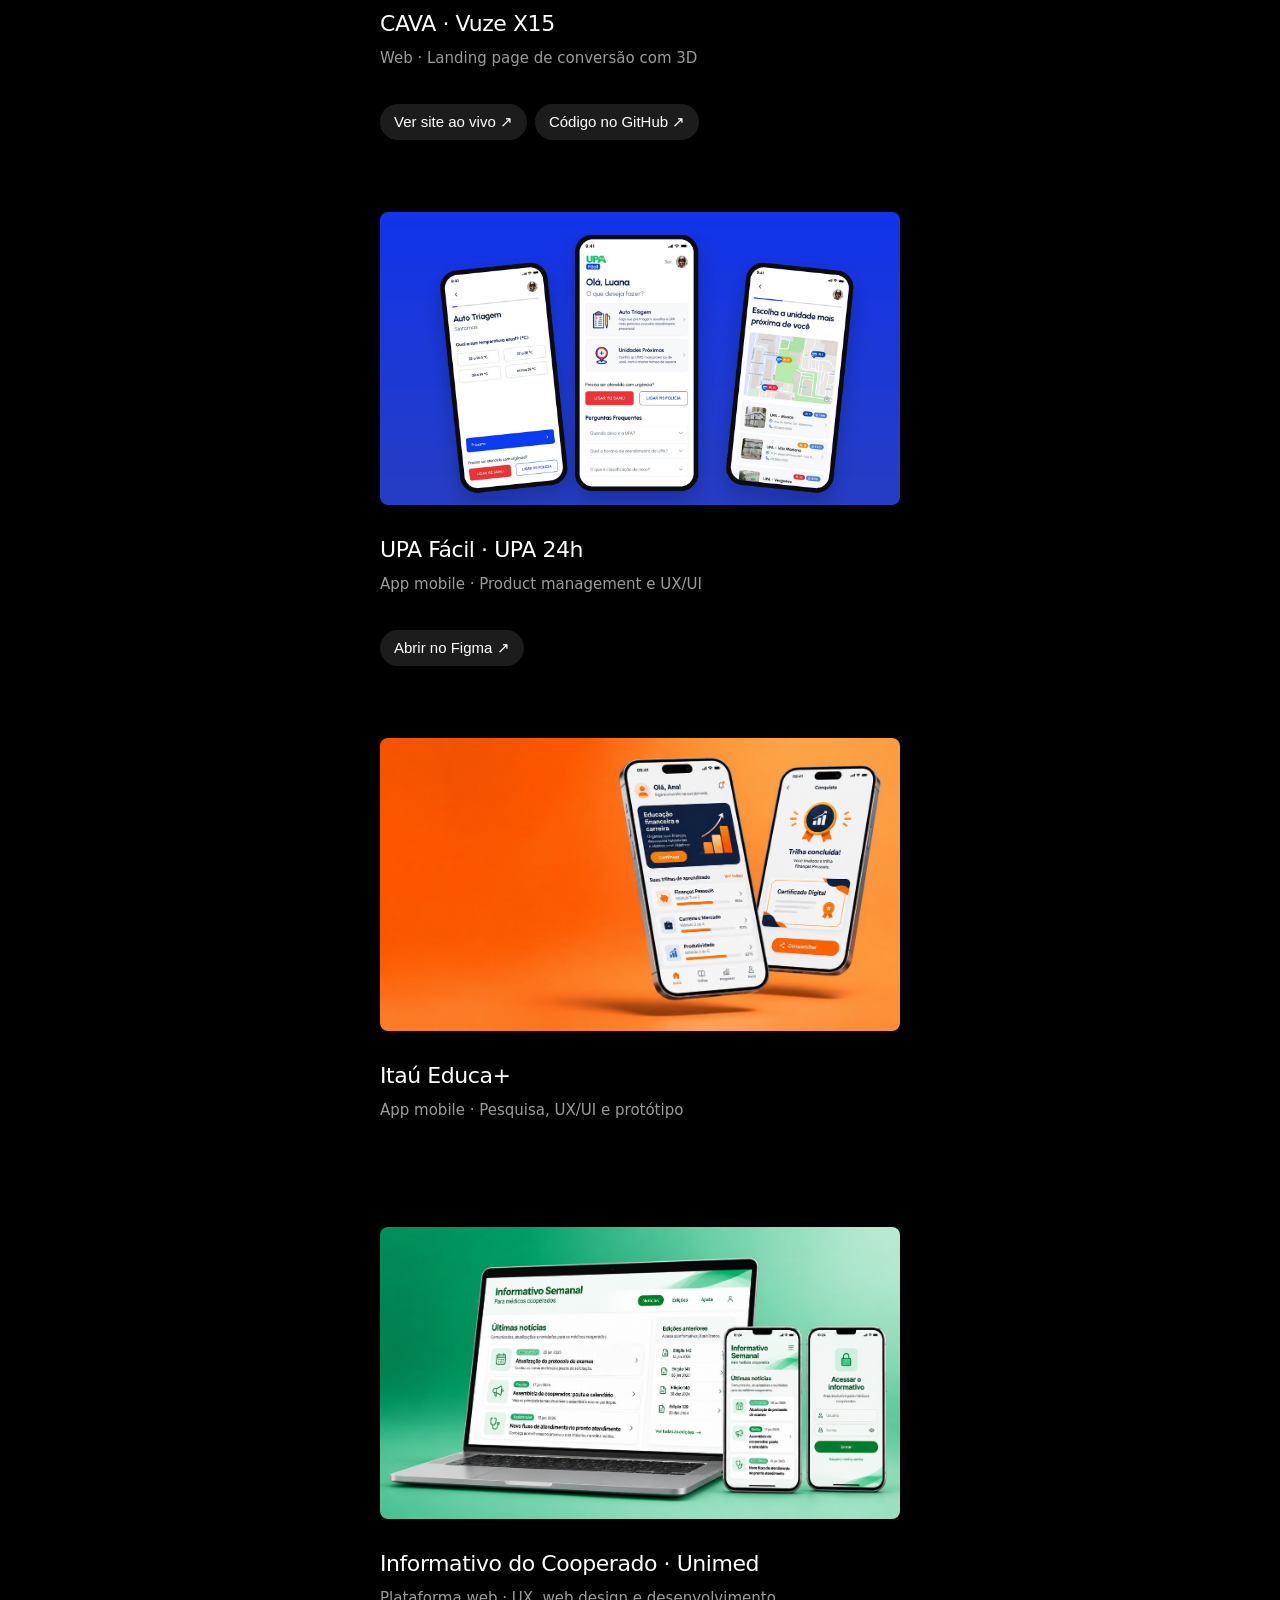
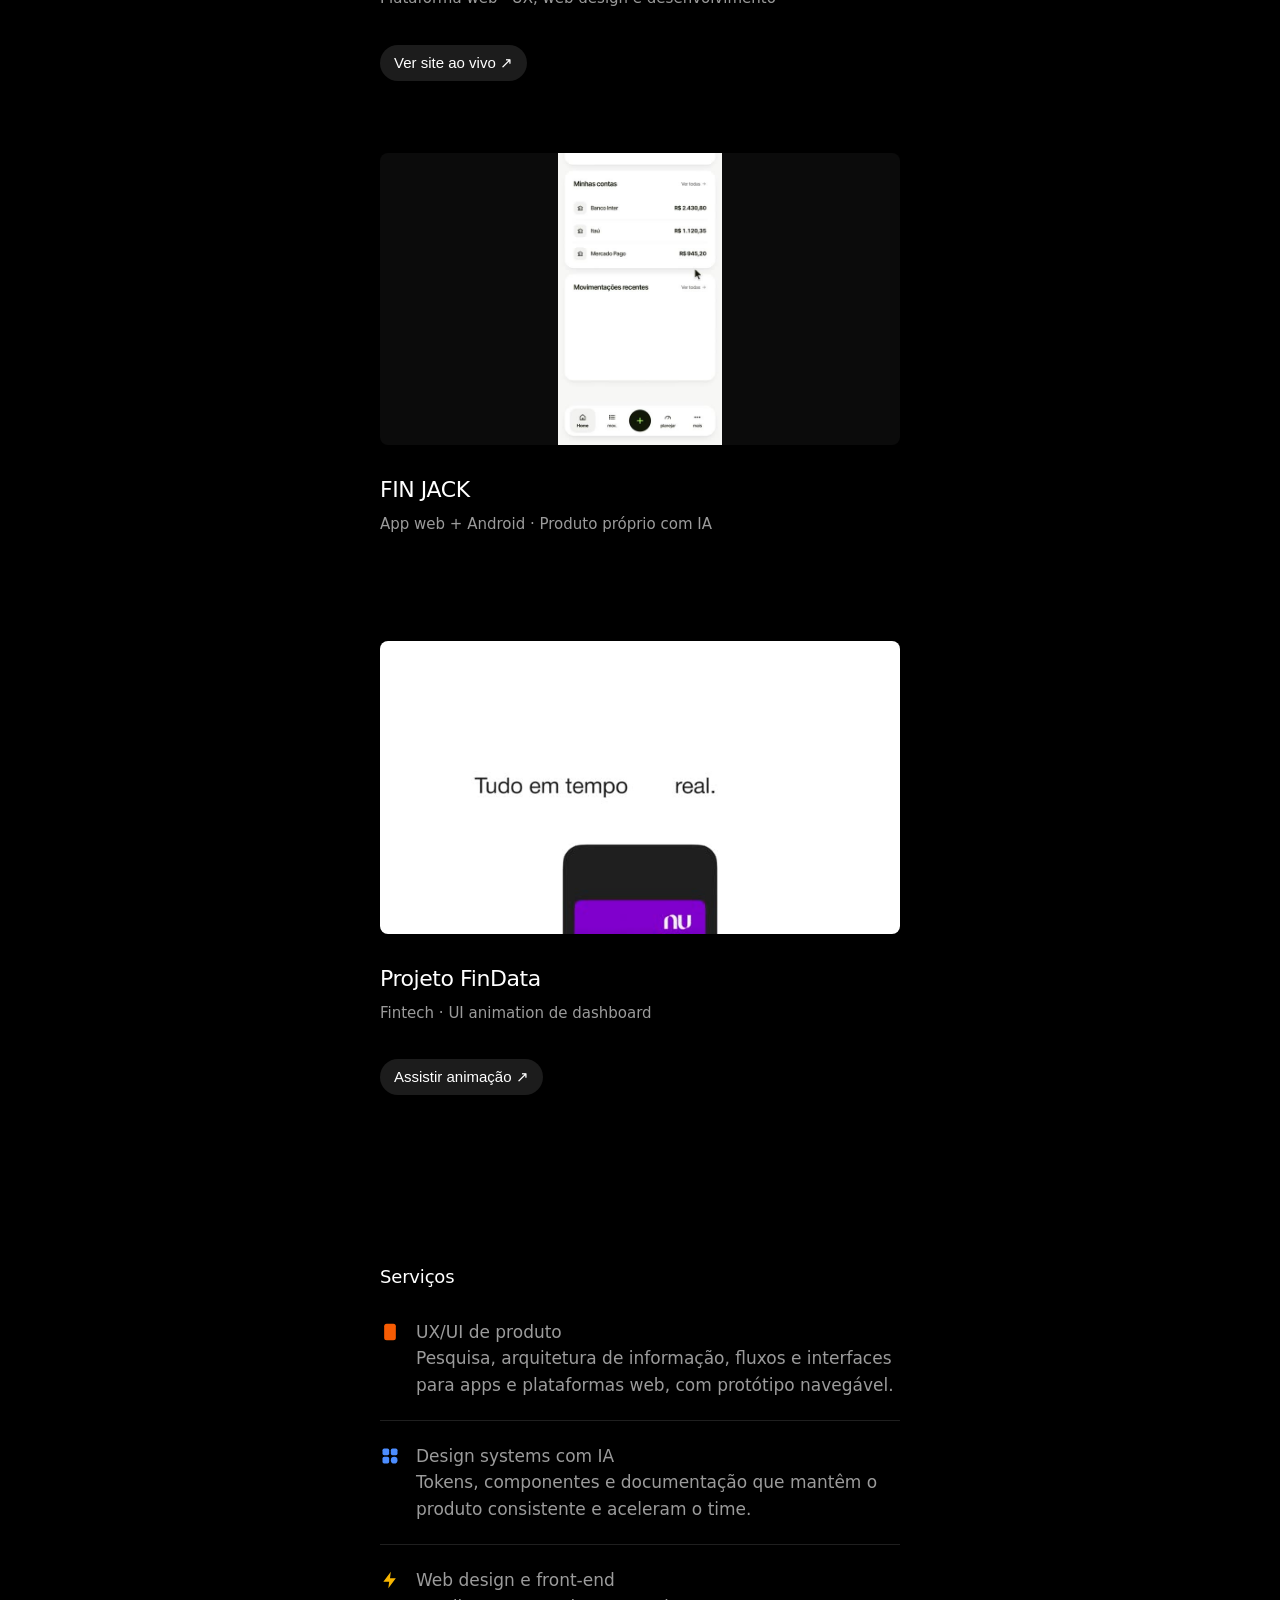
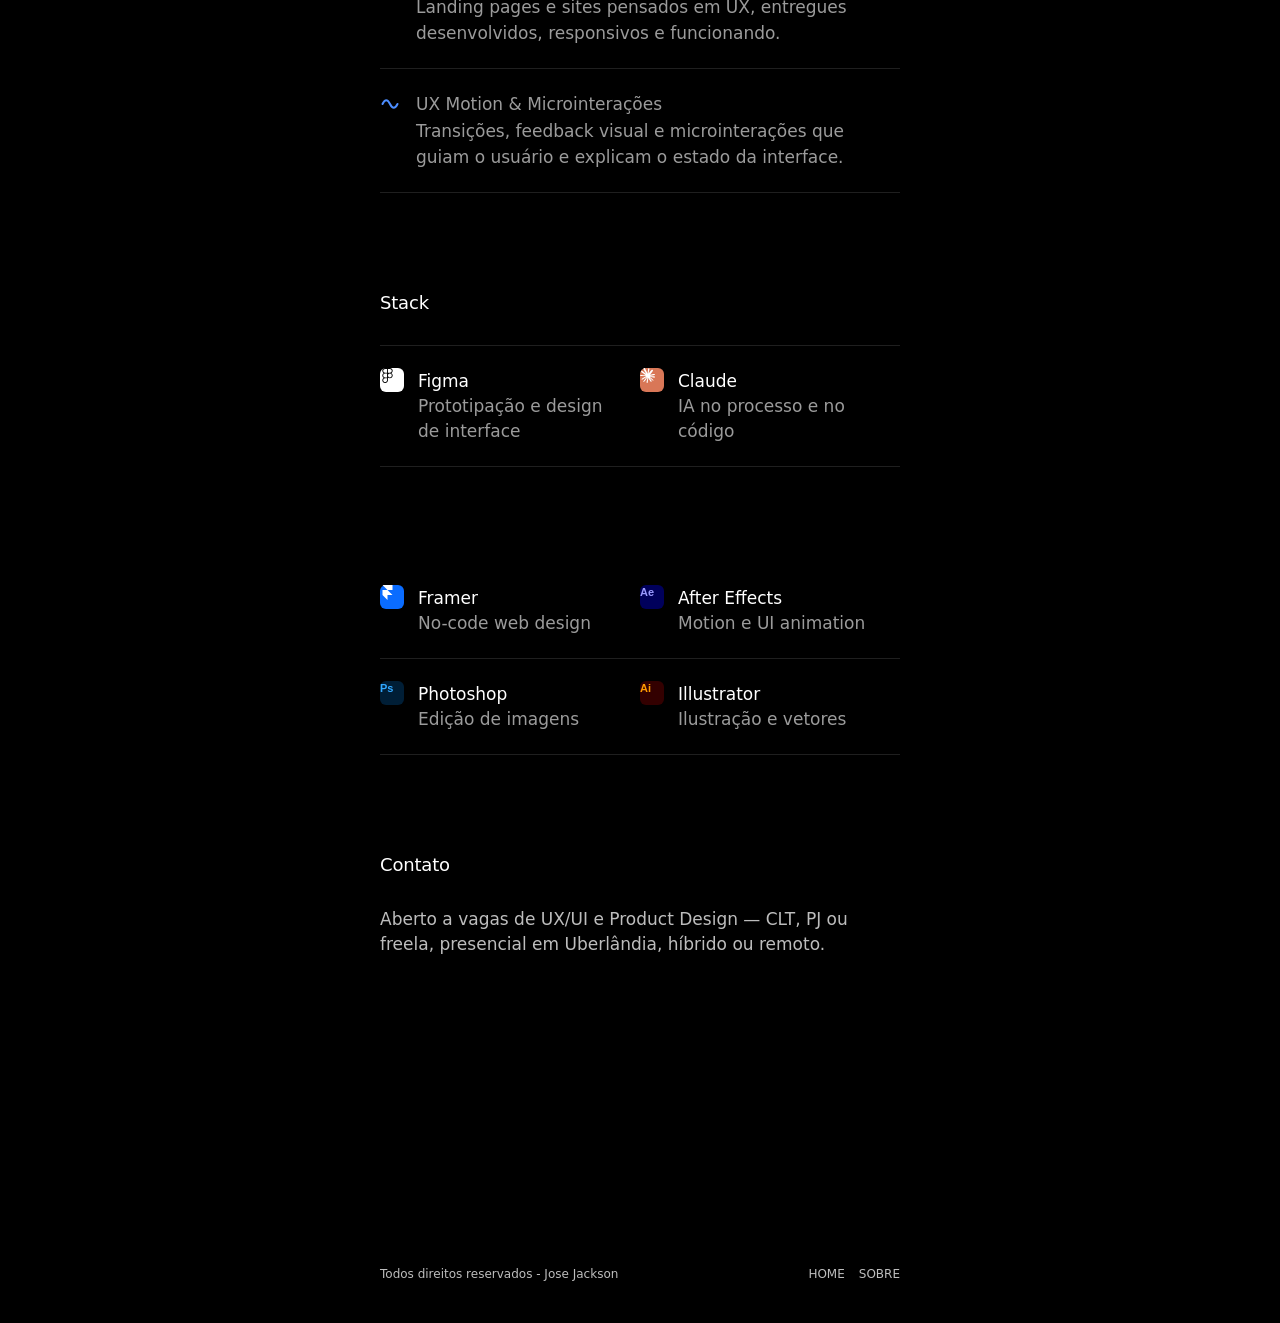
<file: ux/index.html>
<!DOCTYPE html>
<html lang="pt-BR">
<head>
<meta charset="utf-8">
<meta name="viewport" content="width=device-width, initial-scale=1">
<title>Jose Jackson · Product Designer (UX/UI)</title>
<meta name="description" content="Portfólio de Jose Jackson — Product Designer (UX/UI) com motion como diferencial. Cases de produtos web e mobile.">
<meta property="og:title" content="Jose Jackson · Product Designer (UX/UI)">
<meta property="og:description" content="Cases de produtos web e mobile: pesquisa, fluxos, interface, protótipo e motion.">
<meta property="og:image" content="https://jackdsgn.github.io/ux/assets/cava.jpg">
<meta property="og:type" content="website">
<link rel="icon" href="../favicon.svg" type="image/svg+xml">
<link rel="preconnect" href="https://api.fontshare.com">
<link href="https://api.fontshare.com/v2/css?f[]=satoshi@400,500,700&display=swap" rel="stylesheet">
<style>
:root{
  --bg:#000;--ink:#fff;--muted:#9b9b9b;--soft:#bdbdbd;--line:rgba(255,255,255,.12);--card:#111;--chip:#1c1c1c;
  --ease:cubic-bezier(.16,1,.3,1);--w:560px
}
*{box-sizing:border-box;min-width:0}
html{scroll-behavior:smooth}
body{margin:0;background:var(--bg);color:var(--ink);font:17px/1.55 Satoshi,Urbanist,system-ui,sans-serif;-webkit-font-smoothing:antialiased;overflow-x:clip}
body::before{content:"";position:fixed;inset:0 0 auto 0;height:520px;pointer-events:none;z-index:0;
  background:radial-gradient(55% 70% at 50% -18%,rgba(150,128,104,.42),rgba(70,58,48,.16) 45%,transparent 75%)}
a{color:inherit}
img,video{display:block;max-width:100%}
:focus-visible{outline:2px solid #fff;outline-offset:3px;border-radius:6px}
.wrap{position:relative;z-index:1;max-width:var(--w);margin:0 auto;padding:0 20px}
p{margin:0}h1,h2,h3{margin:0;font-weight:500}
.g{color:var(--muted)}

/* nav */
nav{display:flex;align-items:center;justify-content:space-between;height:64px}
nav .links{display:flex;gap:16px}
nav .links a{font-size:12px;font-weight:500;letter-spacing:.02em;text-decoration:none;color:var(--muted);padding:8px 0;transition:color .2s}
nav .links a.on,nav .links a:hover{color:var(--ink)}
.eyes{display:flex;gap:4px;cursor:default}
.eye{width:22px;height:34px;border-radius:11px;background:#fff;position:relative;overflow:hidden;animation:blink 5s infinite}
.eye i{position:absolute;width:7px;height:7px;border-radius:50%;background:#000;left:50%;top:50%;margin:-3.5px 0 0 -3.5px;transition:transform .08s linear}
@keyframes blink{0%,94%,100%{transform:scaleY(1)}96%{transform:scaleY(.1)}}

/* hero */
.hero{padding:72px 0 0}
.who{display:flex;align-items:center;gap:12px;margin-bottom:28px}
.who img{width:40px;height:40px;border-radius:10px;object-fit:cover;object-position:50% 20%}
.who b{font-weight:500;font-size:17px}
.hero h1{font-size:clamp(32px,6.4vw,40px);line-height:1.05;letter-spacing:-.035em;font-weight:700;margin-bottom:20px}
.hero h1 .g{font-weight:500}
.lead{color:var(--soft);font-size:17px;line-height:1.5}
.btns{display:flex;gap:10px;flex-wrap:wrap;margin-top:28px}
.btn{display:inline-flex;align-items:center;gap:6px;height:36px;padding:0 14px;border-radius:999px;font:500 15px Satoshi,sans-serif;text-decoration:none;border:0;cursor:pointer;transition:transform .2s var(--ease),background .2s}
.btn:hover{transform:translateY(-2px)}.btn:active{transform:scale(.97)}
.btn.w{background:#fff;color:#000}.btn.d{background:var(--chip);color:#fff}.btn.d:hover{background:#262626}
.mouse{width:26px;height:44px;border:2px solid #fff;border-radius:14px;margin:72px auto 48px;position:relative}
.mouse::after{content:"";position:absolute;left:50%;top:8px;width:4px;height:8px;margin-left:-2px;border-radius:2px;background:#fff;animation:wheel 1.8s var(--ease) infinite}
@keyframes wheel{0%{opacity:0;transform:translateY(-4px)}30%{opacity:1}100%{opacity:0;transform:translateY(12px)}}

/* section titles */
h2{font-size:18px;font-weight:500;letter-spacing:-.01em;margin-bottom:28px}
section{padding:24px 0 72px}

/* project cards */
.item{margin-bottom:72px}
.proj{display:block;text-decoration:none}
.live{display:flex;gap:8px;flex-wrap:wrap;margin-top:2px}
.media{position:relative;aspect-ratio:16/9;border-radius:8px;overflow:hidden;background:var(--card)}
.media img,.media video{width:100%;height:100%;object-fit:cover;transition:transform .6s var(--ease)}
.proj:hover .media img,.proj:hover .media video{transform:scale(1.04)}
.proj h3{font-size:22px;font-weight:500;letter-spacing:-.02em;margin:28px 0 6px}
.proj .cat{color:var(--muted);font-size:15px}
.proj .more{display:inline-block;margin-top:10px;font-size:14px;color:var(--soft);opacity:0;transform:translateX(-6px);transition:.3s var(--ease)}
.proj:hover .more,.proj:focus-visible .more{opacity:1;transform:none}
/* drawn covers */
.dr{position:absolute;inset:0;overflow:hidden}
.dr .ph{position:absolute;bottom:-26%;width:27%;aspect-ratio:9/19;border-radius:22px;background:#fff;border:5px solid #0b0b0b;box-shadow:0 24px 50px rgba(0,0,0,.35)}
.dr .ph i{display:block;margin:14% 10% 0;height:7%;border-radius:6px;background:#eee}
.dr .ph i:nth-child(2){height:24%;background:var(--acc)}
.dr .ph i:nth-child(3){height:11%}.dr .ph i:nth-child(4){height:11%;width:55%}
.dr .win{position:absolute;left:10%;right:10%;top:16%;bottom:-8%;border-radius:10px;background:#fff;box-shadow:0 24px 50px rgba(0,0,0,.35)}
.dr .win::before{content:"";display:block;height:22px;border-radius:10px 10px 0 0;background:#ececec}
.dr .win i{display:block;margin:4% 6% 0;height:9%;border-radius:5px;background:#f1f1f1}
.dr .win i:first-of-type{width:40%;height:13%;background:var(--acc)}
.dr .lbl{position:absolute;left:7%;top:12%;font-weight:700;font-size:clamp(20px,4.6vw,28px);letter-spacing:-.03em;color:#111;line-height:1}

/* services */
.svc>div{display:flex;gap:16px;padding:22px 0;border-bottom:1px solid var(--line)}
.svc>div:first-child{padding-top:0}
.svc svg{flex:none;margin-top:3px}
.svc b{display:block;font-weight:500;font-size:17px}
.svc p{color:var(--muted)}

/* stack */
.stack{display:grid;grid-template-columns:1fr 1fr;border-top:1px solid var(--line)}
.stack>div{display:flex;gap:14px;padding:22px 12px 22px 0;border-bottom:1px solid var(--line)}
.ic{flex:none;width:24px;height:24px;border-radius:6px;display:grid;place-items:center;font:700 11px Satoshi,sans-serif}
.ic svg{width:15px;height:15px}
.stack b{display:block;font-weight:500}
.stack span{color:var(--muted);display:block;line-height:1.45}

/* contact rows */
.ct>div{display:flex;justify-content:space-between;align-items:center;gap:12px;padding:18px 0;border-bottom:1px solid var(--line)}
.ct>div:first-child{border-top:1px solid var(--line)}
.ct small{display:block;color:var(--muted);font-size:14px}
.ct b{font-weight:500;user-select:all;overflow-wrap:anywhere}

footer{display:flex;justify-content:space-between;align-items:center;gap:12px;padding:40px 0;font-size:12px;color:var(--soft)}
footer div{display:flex;gap:14px}footer a{text-decoration:none;color:var(--soft)}footer a:hover{color:#fff}

/* case page */
.view{display:none}.view.on{display:block}
.case{padding-top:56px}
.case h1{font-size:clamp(30px,6vw,40px);line-height:1.08;letter-spacing:-.035em;font-weight:700}
.case .intro{font-size:18px;line-height:1.5;color:var(--soft);margin-top:18px}
.case .intro b{color:#fff;font-weight:500}
.sheet{display:grid;grid-template-columns:repeat(4,minmax(0,1fr));gap:16px;margin:36px 0;padding:22px 0;border-block:1px solid var(--line)}
.sheet small{display:block;color:var(--muted);font-size:13px;margin-bottom:4px}
.sheet b{font-weight:500;font-size:15px;line-height:1.35;display:block}
.case .media{margin-bottom:8px}
.capt{font-size:13px;color:var(--muted);margin-top:4px}
.shots{display:grid;grid-template-columns:repeat(5,minmax(0,1fr));gap:10px;margin-top:20px}
.shots img{width:100%;border-radius:12px;border:1px solid var(--line)}
.case .media.tall{aspect-ratio:9/16;max-width:320px;margin-inline:auto}
.blk{padding-top:44px}
.blk h3{font-size:20px;font-weight:700;letter-spacing:-.02em;margin-bottom:14px}
.blk p{color:var(--soft)}.blk p+p{margin-top:12px}
.blk p b,.blk li b{color:#fff;font-weight:500}
.blk ul{list-style:none;padding:0;margin:14px 0 0}
.blk li{position:relative;padding-left:18px;margin:10px 0;color:var(--soft)}
.blk li::before{content:"•";position:absolute;left:0;color:#fff}
.flow{display:flex;flex-wrap:wrap;gap:6px;align-items:center;margin-top:14px}
.flow span{padding:6px 12px;border-radius:999px;background:var(--chip);font-size:14px}
.flow em{font-style:normal;color:var(--muted)}
table{width:100%;border-collapse:collapse;margin-top:14px;font-size:15px}
th,td{text-align:left;padding:10px 8px 10px 0;border-bottom:1px solid var(--line);vertical-align:top;color:var(--soft)}
th{font-size:13px;font-weight:500;color:var(--muted)}
.note{margin-top:16px;font-size:14px;color:var(--muted)}
.next{display:flex;justify-content:space-between;align-items:center;gap:16px;margin-top:72px;padding:24px 0;border-block:1px solid var(--line);text-decoration:none}
.next small{display:block;color:var(--muted);font-size:14px}.next b{font-size:22px;font-weight:500;letter-spacing:-.02em}
.about{padding-top:56px}
.about .who img{width:72px;height:72px;border-radius:14px}

/* appear animations (estilo Framer) */
.ap{opacity:0;filter:blur(8px);transform:translateY(24px);transition:opacity .9s var(--ease),transform .9s var(--ease),filter .9s var(--ease)}
.ap.in{opacity:1;filter:none;transform:none}
@media (prefers-reduced-motion:reduce){*{animation:none!important;transition:none!important;scroll-behavior:auto!important}.ap{opacity:1;filter:none;transform:none}}
@media (max-width:520px){
  .sheet{grid-template-columns:1fr 1fr}
  .stack{grid-template-columns:1fr}
  .shots{grid-template-columns:repeat(2,minmax(0,1fr))}
  .hero{padding-top:48px}
  table{font-size:14px}
}
</style>
</head>
<body>
<div class="wrap">
  <nav aria-label="Principal">
    <div class="links"><a href="#" data-nav="home" class="on">HOME</a><a href="#sobre" data-nav="sobre">SOBRE</a></div>
    <div class="eyes" aria-hidden="true"><div class="eye"><i></i></div><div class="eye"><i></i></div></div>
  </nav>

  <main id="v-home" class="view on">
    <div class="hero">
      <div class="who ap"><img src="../media/retrato.jpg" alt="Foto de Jose Jackson"><b>Jose Jackson</b></div>
      <h1 class="ap">Produto com propósito. <span class="g">UX/UI, design systems e motion.</span></h1>
      <p class="lead ap">Product Designer que desenha apps e plataformas web do problema à tela: pesquisa, fluxos, interface, protótipo e página publicada. Mais de 6 anos em motion design — o movimento entra para explicar, não para enfeitar.</p>
      <div class="btns ap"><a class="btn w" href="#contato" data-scroll>Entre em contato</a><a class="btn d" href="#sobre">Sobre mim</a></div>
    </div>
    <div class="mouse ap" aria-hidden="true"></div>

    <section id="cases">
      <h2 class="ap">Principais Projetos</h2>
      <div id="grid"></div>
    </section>

    <section>
      <h2 class="ap">Serviços</h2>
      <div class="svc">
        <div class="ap"><svg width="20" height="20" viewBox="0 0 24 24" fill="#F75C03"><rect x="5" y="2" width="14" height="20" rx="3"/></svg><p><b>UX/UI de produto</b>Pesquisa, arquitetura de informação, fluxos e interfaces para apps e plataformas web, com protótipo navegável.</p></div>
        <div class="ap"><svg width="20" height="20" viewBox="0 0 24 24" fill="#4C8DFF"><rect x="3" y="3" width="8" height="8" rx="2"/><rect x="13" y="3" width="8" height="8" rx="2"/><rect x="3" y="13" width="8" height="8" rx="2"/><circle cx="17" cy="17" r="4"/></svg><p><b>Design systems com IA</b>Tokens, componentes e documentação que mantêm o produto consistente e aceleram o time.</p></div>
        <div class="ap"><svg width="20" height="20" viewBox="0 0 24 24" fill="#F7B500"><path d="M13 2 4 14h7l-1 8 9-12h-7z"/></svg><p><b>Web design e front-end</b>Landing pages e sites pensados em UX, entregues desenvolvidos, responsivos e funcionando.</p></div>
        <div class="ap"><svg width="20" height="20" viewBox="0 0 24 24" fill="none" stroke="#4C8DFF" stroke-width="2.4" stroke-linecap="round"><path d="M3 12c3-6 6-6 9 0s6 6 9 0"/></svg><p><b>UX Motion & Microinterações</b>Transições, feedback visual e microinterações que guiam o usuário e explicam o estado da interface.</p></div>
      </div>
    </section>

    <section>
      <h2 class="ap">Stack</h2>
      <div class="stack" id="stack"></div>
    </section>

    <section id="contato">
      <h2 class="ap">Contato</h2>
      <p class="lead ap" style="margin-bottom:24px">Aberto a vagas de UX/UI e Product Design — CLT, PJ ou freela, presencial em Uberlândia, híbrido ou remoto.</p>
      <div class="ct ap">
        <div><p><small>E-mail</small><b>gestaojack@hotmail.com</b></p><button class="btn d" data-copy="gestaojack@hotmail.com">Copiar</button></div>
        <div><p><small>WhatsApp</small><b>(34) 98425-9509</b></p><a class="btn w" href="https://wa.me/5534984259509" target="_blank" rel="noopener">Conversar</a></div>
      </div>
    </section>
  </main>

  <main id="v-case" class="view"></main>

  <main id="v-sobre" class="view">
    <div class="about">
      <div class="who ap"><img src="../media/retrato.jpg" alt="Foto de Jose Jackson"><b>Jose Jackson</b></div>
      <h1 class="ap" style="font-size:clamp(30px,6vw,40px);line-height:1.08;letter-spacing:-.035em;font-weight:700">Raciocínio de produto. <span class="g" style="font-weight:500">Acabamento de motion.</span></h1>
      <div class="blk ap"><p>Sou Product Designer (UX/UI) em Uberlândia, MG. Desenho apps e plataformas web começando pelo problema: quem usa, o que precisa resolver e como medir se funcionou.</p><p>Venho de mais de 6 anos em edição de vídeo e motion design. Isso me deu duas coisas que levo para o produto: narrativa — cada tela conta um passo da jornada — e movimento com função, em transições e microinterações que explicam o que está acontecendo.</p><p>Hoje trabalho com IA no processo inteiro: pesquisa, design system, documentação e desenvolvimento das páginas que entrego publicadas.</p></div>
      <div class="blk ap"><h3>Formação e atuação</h3><ul>
        <li><b>Pós-graduação EBAC:</b> projeto final de produto digital (Itaú Educa+) com pesquisa, estratégia, design system e protótipo.</li>
        <li><b>Blips (2026–atual):</b> motion design, vídeo e páginas de produto com 3D para equipamentos.</li>
        <li><b>Freela:</b> plataforma web, landing pages e motion para marcas e cooperativas.</li></ul></div>
      <div class="btns ap"><a class="btn w" href="#cases">Ver cases</a><a class="btn d" href="https://jackdsgn.github.io/" target="_blank" rel="noopener">Portfólio de motion ↗</a></div>
    </div>
  </main>

  <footer><p>Todos direitos reservados - Jose Jackson</p><div><a href="#">HOME</a><a href="#sobre">SOBRE</a></div></footer>
</div>

<script>
{
const ICONS={claude:'m4.7144 15.9555 4.7174-2.6471.079-.2307-.079-.1275h-.2307l-.7893-.0486-2.6956-.0729-2.3375-.0971-2.2646-.1214-.5707-.1215-.5343-.7042.0546-.3522.4797-.3218.686.0608 1.5179.1032 2.2767.1578 1.6514.0972 2.4468.255h.3886l.0546-.1579-.1336-.0971-.1032-.0972L6.973 9.8356l-2.55-1.6879-1.3356-.9714-.7225-.4918-.3643-.4614-.1578-1.0078.6557-.7225.8803.0607.2246.0607.8925.686 1.9064 1.4754 2.4893 1.8336.3643.3035.1457-.1032.0182-.0728-.164-.2733-1.3539-2.4467-1.445-2.4893-.6435-1.032-.17-.6194c-.0607-.255-.1032-.4674-.1032-.7285L6.287.1335 6.6997 0l.9957.1336.419.3642.6192 1.4147 1.0018 2.2282 1.5543 3.0296.4553.8985.2429.8318.091.255h.1579v-.1457l.1275-1.706.2368-2.0947.2307-2.6957.0789-.7589.3764-.9107.7468-.4918.5828.2793.4797.686-.0668.4433-.2853 1.8517-.5586 2.9021-.3643 1.9429h.2125l.2429-.2429.9835-1.3053 1.6514-2.0643.7286-.8196.85-.9046.5464-.4311h1.0321l.759 1.1293-.34 1.1657-1.0625 1.3478-.8804 1.1414-1.2628 1.7-.7893 1.36.0729.1093.1882-.0183 2.8535-.607 1.5421-.2794 1.8396-.3157.8318.3886.091.3946-.3278.8075-1.967.4857-2.3072.4614-3.4364.8136-.0425.0304.0486.0607 1.5482.1457.6618.0364h1.621l3.0175.2247.7892.522.4736.6376-.079.4857-1.2142.6193-1.6393-.3886-3.825-.9107-1.3113-.3279h-.1822v.1093l1.0929 1.0686 2.0035 1.8092 2.5075 2.3314.1275.5768-.3218.4554-.34-.0486-2.2039-1.6575-.85-.7468-1.9246-1.621h-.1275v.17l.4432.6496 2.3436 3.5214.1214 1.0807-.17.3521-.6071.2125-.6679-.1214-1.3721-1.9246L14.38 17.959l-1.1414-1.9428-.1397.079-.674 7.2552-.3156.3703-.7286.2793-.6071-.4614-.3218-.7468.3218-1.4753.3886-1.9246.3157-1.53.2853-1.9004.17-.6314-.0121-.0425-.1397.0182-1.4328 1.9672-2.1796 2.9446-1.7243 1.8456-.4128.164-.7164-.3704.0667-.6618.4008-.5889 2.386-3.0357 1.4389-1.882.929-1.0868-.0062-.1579h-.0546l-6.3385 4.1164-1.1293.1457-.4857-.4554.0608-.7467.2307-.2429 1.9064-1.3114Z',openai:'M22.2819 9.8211a5.9847 5.9847 0 0 0-.5157-4.9108 6.0462 6.0462 0 0 0-6.5098-2.9A6.0651 6.0651 0 0 0 4.9807 4.1818a5.9847 5.9847 0 0 0-3.9977 2.9 6.0462 6.0462 0 0 0 .7427 7.0966 5.98 5.98 0 0 0 .511 4.9107 6.051 6.051 0 0 0 6.5146 2.9001A5.9847 5.9847 0 0 0 13.2599 24a6.0557 6.0557 0 0 0 5.7718-4.2058 5.9894 5.9894 0 0 0 3.9977-2.9001 6.0557 6.0557 0 0 0-.7475-7.0729zm-9.022 12.6081a4.4755 4.4755 0 0 1-2.8764-1.0408l.1419-.0804 4.7783-2.7582a.7948.7948 0 0 0 .3927-.6813v-6.7369l2.02 1.1686a.071.071 0 0 1 .038.052v5.5826a4.504 4.504 0 0 1-4.4945 4.4944zm-9.6607-4.1254a4.4708 4.4708 0 0 1-.5346-3.0137l.142.0852 4.783 2.7582a.7712.7712 0 0 0 .7806 0l5.8428-3.3685v2.3324a.0804.0804 0 0 1-.0332.0615L9.74 19.9502a4.4992 4.4992 0 0 1-6.1408-1.6464zM2.3408 7.8956a4.485 4.485 0 0 1 2.3655-1.9728V11.6a.7664.7664 0 0 0 .3879.6765l5.8144 3.3543-2.0201 1.1685a.0757.0757 0 0 1-.071 0l-4.8303-2.7865A4.504 4.504 0 0 1 2.3408 7.872zm16.5963 3.8558L13.1038 8.364 15.1192 7.2a.0757.0757 0 0 1 .071 0l4.8303 2.7913a4.4944 4.4944 0 0 1-.6765 8.1042v-5.6772a.79.79 0 0 0-.407-.667zm2.0107-3.0231l-.142-.0852-4.7735-2.7818a.7759.7759 0 0 0-.7854 0L9.409 9.2297V6.8974a.0662.0662 0 0 1 .0284-.0615l4.8303-2.7866a4.4992 4.4992 0 0 1 6.6802 4.66zM8.3065 12.863l-2.02-1.1638a.0804.0804 0 0 1-.038-.0567V6.0742a4.4992 4.4992 0 0 1 7.3757-3.4537l-.142.0805L8.704 5.459a.7948.7948 0 0 0-.3927.6813zm1.0976-2.3654l2.602-1.4998 2.6069 1.4998v2.9994l-2.5974 1.4997-2.6067-1.4997Z',figma:'M15.852 8.981h-4.588V0h4.588c2.476 0 4.49 2.014 4.49 4.49s-2.014 4.491-4.49 4.491zM12.735 7.51h3.117c1.665 0 3.019-1.355 3.019-3.019s-1.355-3.019-3.019-3.019h-3.117V7.51zm0 1.471H8.148c-2.476 0-4.49-2.014-4.49-4.49S5.672 0 8.148 0h4.588v8.981zm-4.587-7.51c-1.665 0-3.019 1.355-3.019 3.019s1.354 3.02 3.019 3.02h3.117V1.471H8.148zm4.587 15.019H8.148c-2.476 0-4.49-2.014-4.49-4.49s2.014-4.49 4.49-4.49h4.588v8.98zM8.148 8.981c-1.665 0-3.019 1.355-3.019 3.019s1.355 3.019 3.019 3.019h3.117V8.981H8.148zM8.172 24c-2.489 0-4.515-2.014-4.515-4.49s2.014-4.49 4.49-4.49h4.588v4.441c0 2.503-2.047 4.539-4.563 4.539zm-.024-7.51a3.023 3.023 0 0 0-3.019 3.019c0 1.665 1.365 3.019 3.044 3.019 1.705 0 3.093-1.376 3.093-3.068v-2.97H8.148zm7.704 0h-.098c-2.476 0-4.49-2.014-4.49-4.49s2.014-4.49 4.49-4.49h.098c2.476 0 4.49 2.014 4.49 4.49s-2.014 4.49-4.49 4.49zm-.097-7.509c-1.665 0-3.019 1.355-3.019 3.019s1.355 3.019 3.019 3.019h.098c1.665 0 3.019-1.355 3.019-3.019s-1.355-3.019-3.019-3.019h-.098z',framer:'M4 0h16v8h-8zM4 8h8l8 8H4zM4 16h8v8z',html5:'M1.5 0h21l-1.91 21.563L11.977 24l-8.564-2.438L1.5 0zm7.031 9.75l-.232-2.718 10.059.003.23-2.622L5.412 4.41l.698 8.01h9.126l-.326 3.426-2.91.804-2.955-.81-.188-2.11H6.248l.33 4.171L12 19.351l5.379-1.443.744-8.157H8.531z'};
const svg=(k,c)=>`<svg viewBox="0 0 24 24" fill="${c}"><path d="${ICONS[k]}"/></svg>`;
const STACK=[
 ['Figma','Prototipação e design de interface',`<span class="ic" style="background:#fff">${svg('figma','#000')}</span>`],
 ['Claude','IA no processo e no código',`<span class="ic" style="background:#D97757">${svg('claude','#fff')}</span>`],
 ['ChatGPT','Pesquisa e conteúdo',`<span class="ic" style="background:#fff">${svg('openai','#000')}</span>`],
 ['HTML, CSS e JS','Front-end com IA',`<span class="ic" style="background:#E34F26">${svg('html5','#fff')}</span>`],
 ['Framer','No-code web design',`<span class="ic" style="background:#0A6CFF">${svg('framer','#fff')}</span>`],
 ['After Effects','Motion e UI animation','<span class="ic" style="background:#00005B;color:#9999FF">Ae</span>'],
 ['Photoshop','Edição de imagens','<span class="ic" style="background:#001E36;color:#31A8FF">Ps</span>'],
 ['Illustrator','Ilustração e vetores','<span class="ic" style="background:#330000;color:#FF9A00">Ai</span>']
];
document.getElementById('stack').innerHTML=STACK.map(s=>`<div class="ap">${s[2]}<p><b>${s[0]}</b><span>${s[1]}</span></p></div>`).join('');


const C=[
{id:'itau-educa',title:'Itaú Educa+',cat:'App mobile · Pesquisa, UX/UI e protótipo',
 cover:'<img src="assets/itau-cover.jpg" alt="Capa do Itaú Educa+ com telas do app">',capt:'Capa ilustrativa gerada com IA a partir do conceito do produto.',
 h1:'Projeto Itaú Educa+',
 intro:'Conceito de nova experiência dentro do <b>app Itaú</b>: trilhas, aulas e certificações em uma jornada gamificada de educação financeira e profissional — para quem está começando e para quem quer evoluir. <b>Sem novo app para baixar.</b>',
 sheet:[['Cliente','Projeto acadêmico · EBAC'],['Ano','2026'],['Serviço','Pesquisa · UX/UI · Protótipo'],['Categoria','App mobile · Fintech']],
 blocks:[
 ['O problema','<p>A formação tradicional não acompanha o mercado. A desk research apontou falta de profissionais qualificados em tecnologia, inglês como gargalo e pouca experiência prática. O banco já tinha ativos de educação, mas espalhados fora do app — enquanto concorrentes já educavam seus clientes.</p><p><b>Oportunidade:</b> levar a educação para onde o cliente já está todos os dias.</p>'],
 ['Para quem','<ul><li><b>Iniciante:</b> começa do zero e precisa de conceitos básicos, linguagem simples e passo a passo.</li><li><b>Avançado:</b> já tem base e quer aprofundar, acompanhar metas e conquistar certificações.</li></ul>'],
 ['Ideação & Estratégia','<p>A solução foi estruturada em três pilares:</p><ul><li><b>Integração nativa:</b> feature dentro do app, aproveitando a base que já usa o banco diariamente.</li><li><b>Trilhas gamificadas:</b> progresso visível, conquistas e badges para engajamento e retenção.</li><li><b>Prática e conexão:</b> desafios reais, certificação e ponte com o ecossistema de inovação do banco.</li></ul>'],
 ['Fluxo principal','<p>Caminho feliz prototipado de ponta a ponta, mais uma tarefa de remoção com confirmação.</p><div class="flow"><span>Home</span><em>→</em><span>Trilhas</span><em>→</em><span>Selecionar trilha</span><em>→</em><span>Ver aulas</span><em>→</em><span>Inscrever</span></div><div class="flow"><span>Minhas trilhas</span><em>→</em><span>Remover</span><em>→</em><span>Confirmar no modal</span></div><p style="margin-top:14px">Telas desenhadas: Inicial, Trilhas, Aula, Minhas trilhas, Certificação, Conquistas e Perfil.</p>'],
 ['Microinterações','<p>Toggle, botão com hover, slider e remoção de item da lista com modal de confirmação — cada uma dá retorno claro do estado da ação.</p>'],
 ['Como medir','<table><thead><tr><th>Necessidade</th><th>Tela</th><th>Métrica</th></tr></thead><tbody><tr><td>Começar sem se perder</td><td>Inicial e Trilhas</td><td>Taxa de adoção</td></tr><tr><td>Manter o ritmo</td><td>Aula e Minhas trilhas</td><td>Conclusão e retenção semanal</td></tr><tr><td>Ter reconhecimento</td><td>Certificação e Conquistas</td><td>Certificados compartilhados</td></tr><tr><td>Confiar na experiência</td><td>Toda a jornada</td><td>NPS</td></tr></tbody></table><p style="margin-top:14px">Plano de validação: avaliação heurística seguida de teste com usuários dos dois perfis.</p>'],
 ['Resultado e aprendizado','<p>Entregue à banca com protótipo navegável no Figma, design system, pitch deck e documento de estratégia de produto.</p><p>O feedback da etapa anterior foi direto: a estratégia era clara, mas sem protótipo não dava para provar que funcionava. Refiz a entrega ligando cada tela a uma necessidade, um critério de aceitação e uma métrica. <b>Estratégia sem protótipo é só hipótese.</b></p><p class="note">Projeto acadêmico, conceito não oficial e sem vínculo com o Itaú Unibanco.</p>']
 ]},
{id:'upa-facil',title:'UPA Fácil · UPA 24h',cat:'App mobile · Product management e UX/UI',
 links:[['Abrir no Figma','https://www.figma.com/design/0z9qCLUoMa9CPWAJcAaQVN/UPA-24h---App?node-id=0-1&t=T3MnxrE7lw7F5qLQ-1']],
 cover:'<img src="assets/upa-cover.jpg" alt="Telas do app UPA Fácil">',
 h1:'Projeto UPA Fácil',
 intro:'App para pacientes do SUS fazerem a <b>pré-triagem em casa</b>, escolherem a UPA com menor espera e chegarem com senha gerada. <b>Menos tempo na fila, fluxo melhor na unidade.</b>',
 sheet:[['Cliente','Coderhouse · Product Management'],['Ano','2024'],['Serviço','Discovery · Product management · UX/UI'],['Categoria','App mobile · Saúde pública']],
 blocks:[
 ['O problema','<p>Como aumentar a eficiência do atendimento nas UPAs do estado de São Paulo? Reportagens mostravam esperas de 8 a 9 horas, e a fila era a principal reclamação de quem usa o SUS.</p><p><b>Mercado:</b> 47,3 milhões de habitantes no estado, 70% usam o SUS e 57% buscam a UPA — um potencial de cerca de 26 milhões de usuários.</p>'],
 ['Para quem','<ul><li><b>Maria, 65 anos:</b> cuida da casa e da família, renda de um salário mínimo. Frustração: esperas de mais de 3 horas, sem lugar para sentar.</li><li><b>Luana:</b> mãe trabalhadora que não pode perder horas de trabalho na fila e precisa saber para onde ir antes de sair de casa.</li></ul>'],
 ['Ideação & Estratégia','<p>A solução foi estruturada em três pilares:</p><ul><li><b>Triagem antes de sair de casa:</b> perguntas simples de sintomas geram uma previsão da classificação de risco.</li><li><b>Escolha com informação:</b> mapa e lista das UPAs próximas com pessoas aguardando e distância, em cores por lotação.</li><li><b>Senha e check-in:</b> o app gera a senha, válida por 2 horas, e o check-in é feito pelo app ou no totem da unidade.</li></ul>'],
 ['Fluxo principal',`<div class="flow"><span>Início</span><em>→</em><span>Auto triagem</span><em>→</em><span>Unidades próximas</span><em>→</em><span>Detalhes da unidade</span><em>→</em><span>Senha gerada</span><em>→</em><span>Check-in</span></div><div class="shots">${["inicio","triagem-1","triagem-2","unidades","senha"].map(n=>`<img src="assets/upa/${n}.jpg" alt="Tela ${n} do UPA Fácil" loading="lazy">`).join("")}</div>`],
 ['Decisões de interface','<ul><li><b>Saída de emergência sempre visível:</b> botões de SAMU 192 e Polícia 193 em todas as telas da triagem — o app não pode atrasar quem precisa de socorro imediato.</li><li><b>Uma pergunta por vez:</b> barra de progresso e respostas em botões grandes, pensando em usuários idosos e pouco familiarizados com apps.</li><li><b>Lotação em cores:</b> azul, laranja e vermelho no mapa e na lista mostram a fila de relance, junto com a distância.</li><li><b>Regras claras:</b> a tela da senha explica validade, check-in e o que acontece se a pessoa não comparecer.</li></ul>'],
 ['Resultado','<p>Projeto final do curso de Product Management da Coderhouse, feito em grupo de seis pessoas: problema validado com dados de mercado, personas, pesquisa com usuários por formulário e protótipo navegável com jornada completa — de cadastro e login à avaliação da experiência.</p>']
 ]},
{id:'cut120',title:'Vuze Cut120 · Blips',cat:'Web · Página de produto com exploração 3D',
 cover:'<img src="assets/cut120.jpg" alt="Página da Vuze Cut120" style="object-position:right center">',
 links:[['Ver site ao vivo','https://blips-cut120-explore.jjplopes2026.chatgpt.site/']],
 h1:'Projeto Vuze Cut120',
 intro:'Página de produto da <b>Blips</b> para a plotter de recorte Vuze Cut120. O scroll conduz por cada conjunto da máquina em 3D até que, no fim, <b>o ângulo é do visitante.</b>',
 sheet:[['Cliente','Blips'],['Ano','2026'],['Serviço','UX · Web design · 3D · Front-end com IA'],['Categoria','Página de produto']],
 blocks:[
 ['O problema','<p>Plotter de recorte é compra técnica e de valor alto. Foto estática e ficha técnica não mostram o que cada parte faz — e o visitante chega ao comercial sem entender o produto.</p><p><b>Objetivo:</b> fazer a pessoa entender a máquina antes de conversar com a equipe Blips.</p>'],
 ['Ideação & Estratégia','<ul><li><b>Scroll como narrativa:</b> seis capítulos — o encontro, o recorte, o percurso, o controle, o conjunto e o seu olhar. Cada um aproxima um conjunto da máquina.</li><li><b>Do guiado ao livre:</b> primeiro a página conduz; no último capítulo o visitante escolhe a parte (painel, cabeçote, tração, conexões, porta-rolos, cesto) e gira o modelo.</li><li><b>Vista explodida:</b> a estrutura se abre para mostrar como os conjuntos se relacionam, com aviso de que é ilustrativa.</li></ul>'],
 ['Acessível e à prova de falha','<ul><li>Botão <b>Menos movimento</b> para quem prefere menos animação.</li><li>Vistas Frente e Traseira por botão, sem precisar arrastar.</li><li>Link para pular direto aos detalhes do produto.</li><li>Se o 3D não carrega, a página mostra a foto e os detalhes em texto, com opção de tentar de novo. Sem JavaScript, o conteúdo continua lá.</li></ul>'],
 ['Texto que conduz','<p>Títulos em duas batidas — <i>"Olhe de perto. Vá além da superfície."</i>, <i>"Cada avanço. Uma direção."</i> — mantêm o ritmo do scroll. Cada capítulo termina com um rótulo do que está em destaque, e o fechamento leva à equipe comercial.</p>']
 ]},
{id:'cava',title:'CAVA · Vuze X15',cat:'Web · Landing page de conversão com 3D',
 cover:'<img src="assets/cava.jpg" alt="Landing page da miniescavadeira Vuze X15">',
 links:[['Ver site ao vivo','https://jackdsgn.github.io/cava-vuze-x15/'],['Código no GitHub','https://github.com/jackdsgn/cava-vuze-x15']],
 h1:'Projeto CAVA · Vuze X15',
 intro:'Landing page conceito para a miniescavadeira Vuze X15-20S V2, com marca fictícia. A máquina em 3D se revela capítulo a capítulo e <b>cada seção leva ao pedido de orçamento.</b>',
 sheet:[['Cliente','Conceito · marca fictícia'],['Ano','2026'],['Serviço','UX · Web design · 3D · Front-end com IA'],['Categoria','Landing page B2B']],
 blocks:[
 ['O problema','<p>Quem compra uma miniescavadeira — construção civil, paisagismo, agro, saneamento, locadoras — quer saber duas coisas: <b>ela cabe na minha obra? Ela faz o trabalho?</b> Uma ficha técnica em PDF não responde isso de relance.</p>'],
 ['Ideação & Estratégia','<ul><li><b>Benefício antes do número:</b> "Pequena no porte. Grande na obra." vem com os números que provam: 1.100 mm de largura, giro de 360°, 1.693 mm de profundidade.</li><li><b>Um capítulo por pergunta:</b> giro, lança e caçamba, posto do operador, tração e medidas — sete seções com indicador de progresso.</li><li><b>Tudo leva ao orçamento:</b> CTA fixo no topo, repetido ao longo da página e formulário no fim.</li></ul>'],
 ['Formulário pensado para o comercial','<ul><li>Só o essencial é obrigatório: nome, WhatsApp, e-mail e cidade/UF.</li><li>"Onde a máquina vai trabalhar" qualifica o lead sem parecer interrogatório.</li><li>O cliente escolhe o canal de retorno: WhatsApp ou e-mail.</li><li>Consentimento LGPD explícito e exemplos de formato nos campos.</li></ul>'],
 ['Transparência','<p>O rodapé avisa que as imagens são renderizações de um modelo 3D e que a marca é fictícia — confiança também é decisão de UX.</p>']
 ]},
{id:'informativo',title:'Informativo do Cooperado · Unimed',cat:'Plataforma web · UX, web design e desenvolvimento',
 links:[['Ver site ao vivo','https://informativodocooperado.framer.website/']],
 cover:'<img src="assets/unimed-cover.jpg" alt="Capa do Informativo do Cooperado em notebook e celular">',capt:'Capa ilustrativa gerada com IA a partir do conceito do produto.',
 h1:'Projeto Informativo do Cooperado',
 intro:'Plataforma web para a <b>Unimed Uberlândia</b> publicar comunicados recorrentes aos médicos cooperados, com <b>acesso individual</b> e leitura confortável no celular e no desktop. <b>Projeto premiado.</b>',
 sheet:[['Cliente','Unimed Uberlândia'],['Fase','V1 entregue'],['Serviço','UX · Web design · Desenvolvimento com IA'],['Categoria','Plataforma web · Saúde']],
 blocks:[
 ['O desafio','<p>Levar informação exclusiva dos cooperados, toda semana, a um público com pouco tempo, que lê no celular entre atendimentos — sem deixar o conteúdo aberto ao público.</p>'],
 ['Ideação & Estratégia','<ul><li><b>Acesso individual:</b> login e senha por médico, para proteger informações exclusivas.</li><li><b>Leitura em qualquer tela:</b> layout responsivo pensado primeiro para o celular, sem perder a leitura no desktop.</li><li><b>Acessibilidade como base:</b> contraste, tamanho de texto e navegação por teclado desde o primeiro layout.</li></ul>'],
 ['Próximo passo','<p>A V1 virou base para uma evolução: design system próprio, segurança, otimização e acessibilidade como ponto central, com entregas em sprints de 15 dias.</p>']
 ]},
{id:'fin-jack',title:'FIN JACK',cat:'App web + Android · Produto próprio com IA',
 cover:'<video src="../media/finjack.mp4" poster="../media/finjack.jpg" muted loop playsinline preload="none" style="object-fit:contain;background:#0b0b0b"></video>',tall:'<video src="../media/finjack.mp4" poster="../media/finjack.jpg" muted loop playsinline autoplay></video>',
 h1:'Projeto FIN JACK',
 intro:'Produto próprio de gestão financeira. Os lançamentos entram por um <b>bot com IA no Telegram</b> — texto, áudio ou foto do comprovante — e viram painel na web e no Android. <b>Controle financeiro sem formulário.</b>',
 sheet:[['Cliente','Projeto pessoal'],['Ano','2026'],['Serviço','Product design · Desenvolvimento com IA · Motion'],['Categoria','App web + Android']],
 blocks:[
 ['O problema','<p>Apps de finanças falham no mesmo ponto: registrar cada gasto dá trabalho, e o hábito morre em poucas semanas. <b>O atrito está na entrada de dados, não no gráfico.</b></p>'],
 ['Ideação & Estratégia','<ul><li><b>Entrada sem formulário:</b> lançamentos diários, fixos, despesas e receitas informados em linguagem natural.</li><li><b>Um app que já está aberto:</b> o registro acontece no mensageiro que eu já uso, não em mais um app.</li><li><b>IA como interface:</b> a IA interpreta texto, áudio e comprovante, e também responde consultas.</li></ul>'],
 ['Benchmark','<p>Engenharia reversa de um app de finanças do mercado para entender categorias, painel e relatórios — e cortar tudo que dependia de digitação manual.</p>'],
 ['Status','<p>Em desenvolvimento, construído com agentes de IA. O vídeo acima é o anúncio de lançamento, com UI animation das telas do produto.</p>']
 ]},
{id:'findata',title:'Projeto FinData',cat:'Fintech · UI animation de dashboard',
 cover:'<video src="../media/findata.mp4" poster="../media/findata.jpg" muted loop playsinline preload="none"></video>',
 links:[['Assistir animação','https://vimeo.com/1222793501']],
 h1:'Projeto FinData',
 intro:'Estudo de UI animation para o lançamento de um <b>dashboard fictício de finanças</b> pessoais e empresariais: transições fluidas e linguagem visual limpa para transmitir <b>clareza, controle e crescimento.</b>',
 sheet:[['Cliente','Escola Motion Insider'],['Ano','2026'],['Serviço','UI animation · After Effects · Sound design'],['Categoria','Fintech / Interface digital']],
 blocks:[
 ['Ideação & Estratégia','<p>O desafio era fazer o público entender, em poucos segundos, o que o produto promete — com a interface se montando na frente de quem assiste:</p><ul><li><b>Ritmo e hierarquia:</b> narrativa de 9 cenas que alterna letterings de impacto com revelações da interface.</li><li><b>Transições como linguagem:</b> ícones, botões e cartões da própria UI disparam a cena seguinte — continuidade em vez de corte seco.</li><li><b>Profundidade e parallax:</b> movimento 3D na cena de gráficos para dar peso visual aos dados.</li></ul>'],
 ['Por que isso importa em UX','<p>Os mesmos princípios valem no produto real: cada transição mostra de onde a informação veio e para onde foi. Meta mensal, previsão de custos e saldo unificado foram desenhados para serem lidos de relance.</p>']
 ]}
];

const ORDER=['cut120','cava','upa-facil','itau-educa','informativo','fin-jack','findata'];
C.sort((a,b)=>ORDER.indexOf(a.id)-ORDER.indexOf(b.id));
const grid=document.getElementById('grid');
const lk=(c,cls)=>c.links?`<div class="${cls}">${c.links.map(l=>`<a class="btn ${cls==='live'?'d':'w'}" href="${l[1]}" target="_blank" rel="noopener">${l[0]} ↗</a>`).join('')}</div>`:'';
grid.innerHTML=C.map(c=>`<div class="item ap"><a class="proj" href="#case-${c.id}"><div class="media">${c.cover}</div><h3>${c.title}</h3><p class="cat">${c.cat}</p><span class="more">Ver case completo →</span></a>${lk(c,'live')}</div>`).join('');

const vh=document.getElementById('v-home'),vc=document.getElementById('v-case'),vs=document.getElementById('v-sobre');
const navs=document.querySelectorAll('[data-nav]');
let io,vio;
function observe(){
  io?.disconnect();
  io=new IntersectionObserver(es=>es.forEach((e,i)=>{if(e.isIntersecting){setTimeout(()=>e.target.classList.add('in'),i*60);io.unobserve(e.target)}}),{threshold:.08,rootMargin:'0px 0px -6% 0px'});
  document.querySelectorAll('.view.on .ap:not(.in)').forEach(el=>io.observe(el));
  vio?.disconnect();
  vio=new IntersectionObserver(es=>es.forEach(e=>{const v=e.target;if(e.isIntersecting){v.preload='auto';v.play().catch(()=>{})}else v.pause()}),{threshold:.3});
  document.querySelectorAll('.view.on video').forEach(v=>vio.observe(v));
}
function show(v){[vh,vc,vs].forEach(x=>x.classList.toggle('on',x===v));navs.forEach(a=>a.classList.toggle('on',(a.dataset.nav==='sobre')===(v===vs)&&v!==vc))}
function route(){
  const h=location.hash.slice(1);
  if(h.startsWith('case-')){
    const i=C.findIndex(c=>c.id===h.slice(5));
    if(i>-1){
      const c=C[i],n=C[(i+1)%C.length];
      vc.innerHTML=`<article class="case"><h1 class="ap">${c.h1}</h1><p class="intro ap">${c.intro}</p>
      ${c.links?`<div class="btns ap">${c.links.map((l,k)=>`<a class="btn ${k?'d':'w'}" href="${l[1]}" target="_blank" rel="noopener">${l[0]} ↗</a>`).join('')}</div>`:''}
      <div class="sheet ap">${c.sheet.map(s=>`<div><small>${s[0]}</small><b>${s[1]}</b></div>`).join('')}</div>
      <div class="media ap${c.tall?' tall':''}">${c.tall||c.cover}</div>${c.capt?`<p class="capt">${c.capt}</p>`:''}
      ${c.blocks.map(b=>`<div class="blk ap"><h3>${b[0]}</h3>${b[1]}</div>`).join('')}
      <a class="next ap" href="#case-${n.id}"><span><small>Próximo projeto</small><b>${n.title}</b></span><span class="btn d">→</span></a></article>`;
      show(vc);window.scrollTo(0,0);document.title=c.title+' · Jose Jackson';observe();return;
    }
  }
  document.title='Jose Jackson · Product Designer (UX/UI)';
  if(h==='sobre'){show(vs);window.scrollTo(0,0);observe();return}
  const wasHome=vh.classList.contains('on');show(vh);observe();
  const t=h&&document.getElementById(h);
  if(t)requestAnimationFrame(()=>t.scrollIntoView());else if(!wasHome)window.scrollTo(0,0);
}
window.addEventListener('hashchange',route);
route();

document.querySelectorAll('[data-copy]').forEach(b=>b.addEventListener('click',async()=>{
  try{await navigator.clipboard.writeText(b.dataset.copy);b.textContent='Copiado'}catch(_){b.textContent='Selecione o texto'}
  setTimeout(()=>b.textContent='Copiar',1800);
}));

// olhos que seguem o cursor (como na referência)
const pupils=document.querySelectorAll('.eye i');
window.addEventListener('pointermove',e=>{
  pupils.forEach(p=>{const r=p.parentElement.getBoundingClientRect();const a=Math.atan2(e.clientY-(r.top+r.height/2),e.clientX-(r.left+r.width/2));
  p.style.transform=`translate(${Math.cos(a)*5}px,${Math.sin(a)*11}px)`});
},{passive:true});
}
</script>
</body>
</html>
</file>
